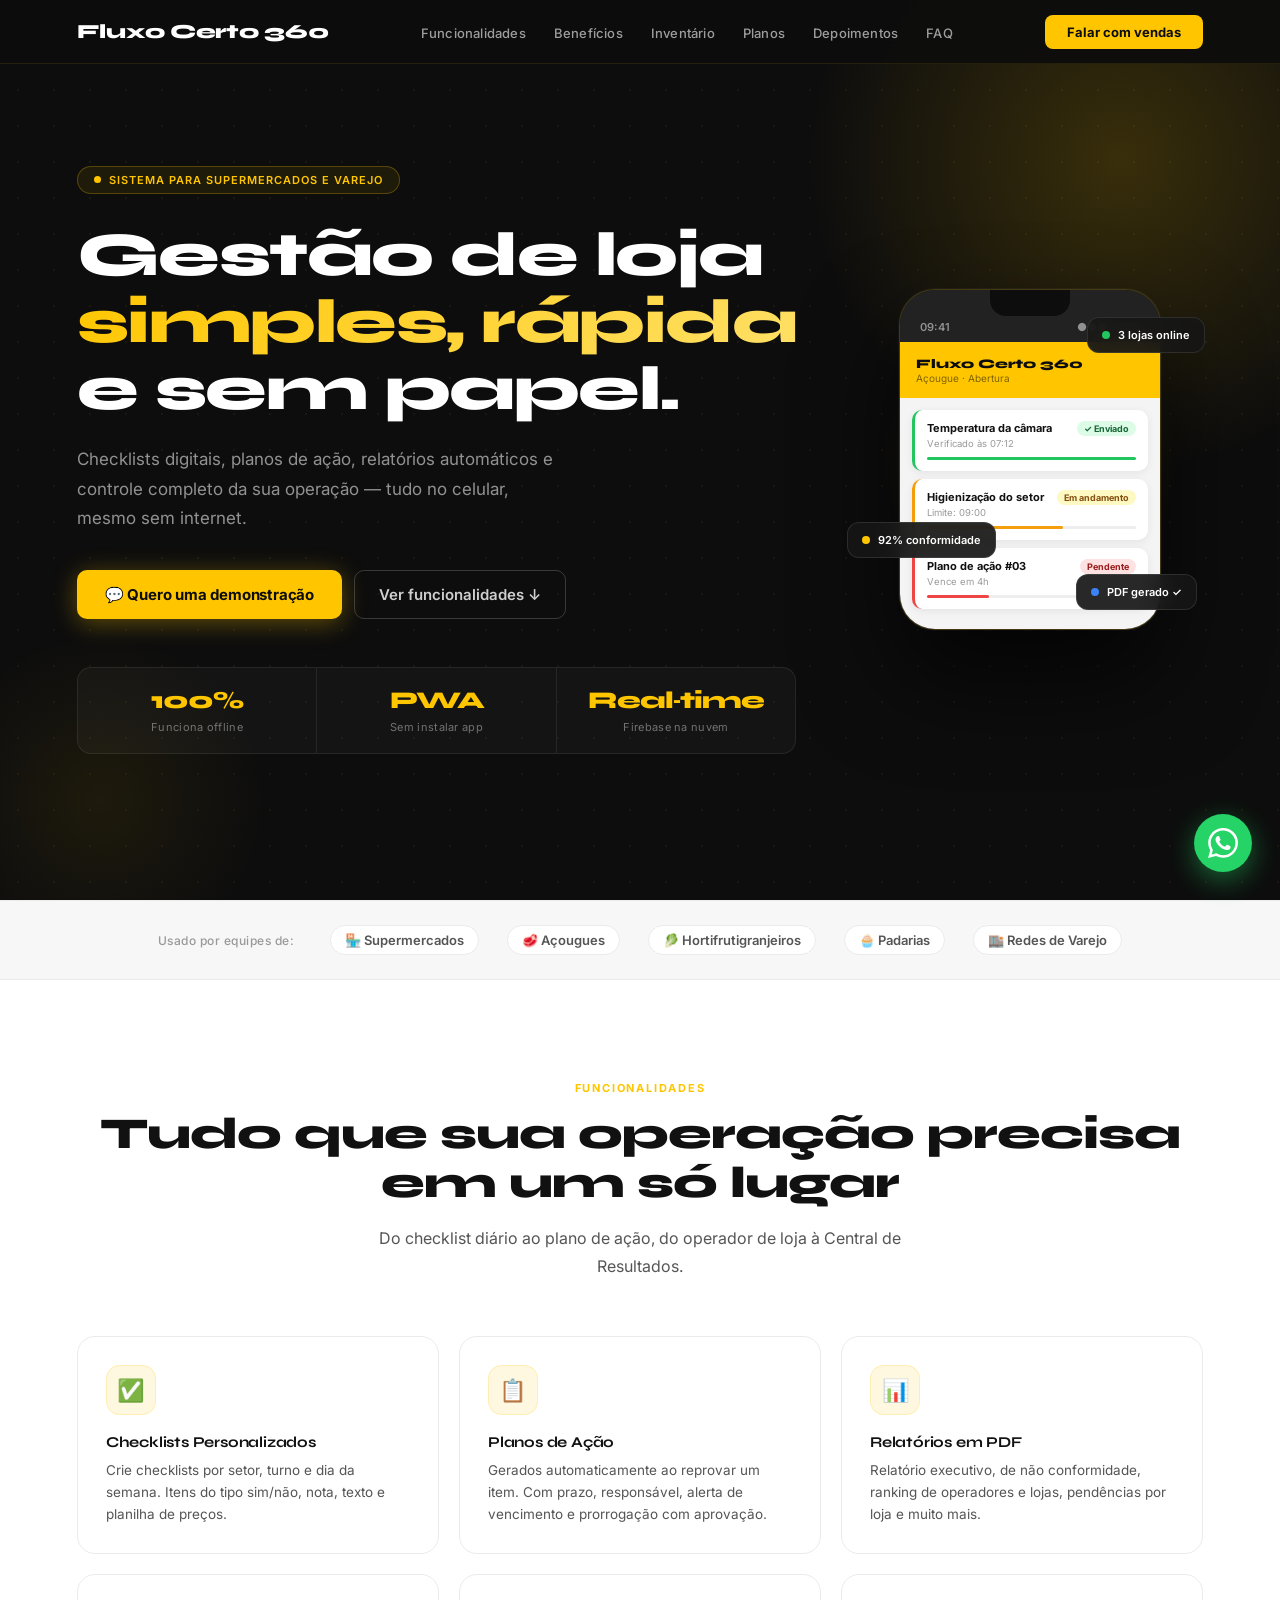
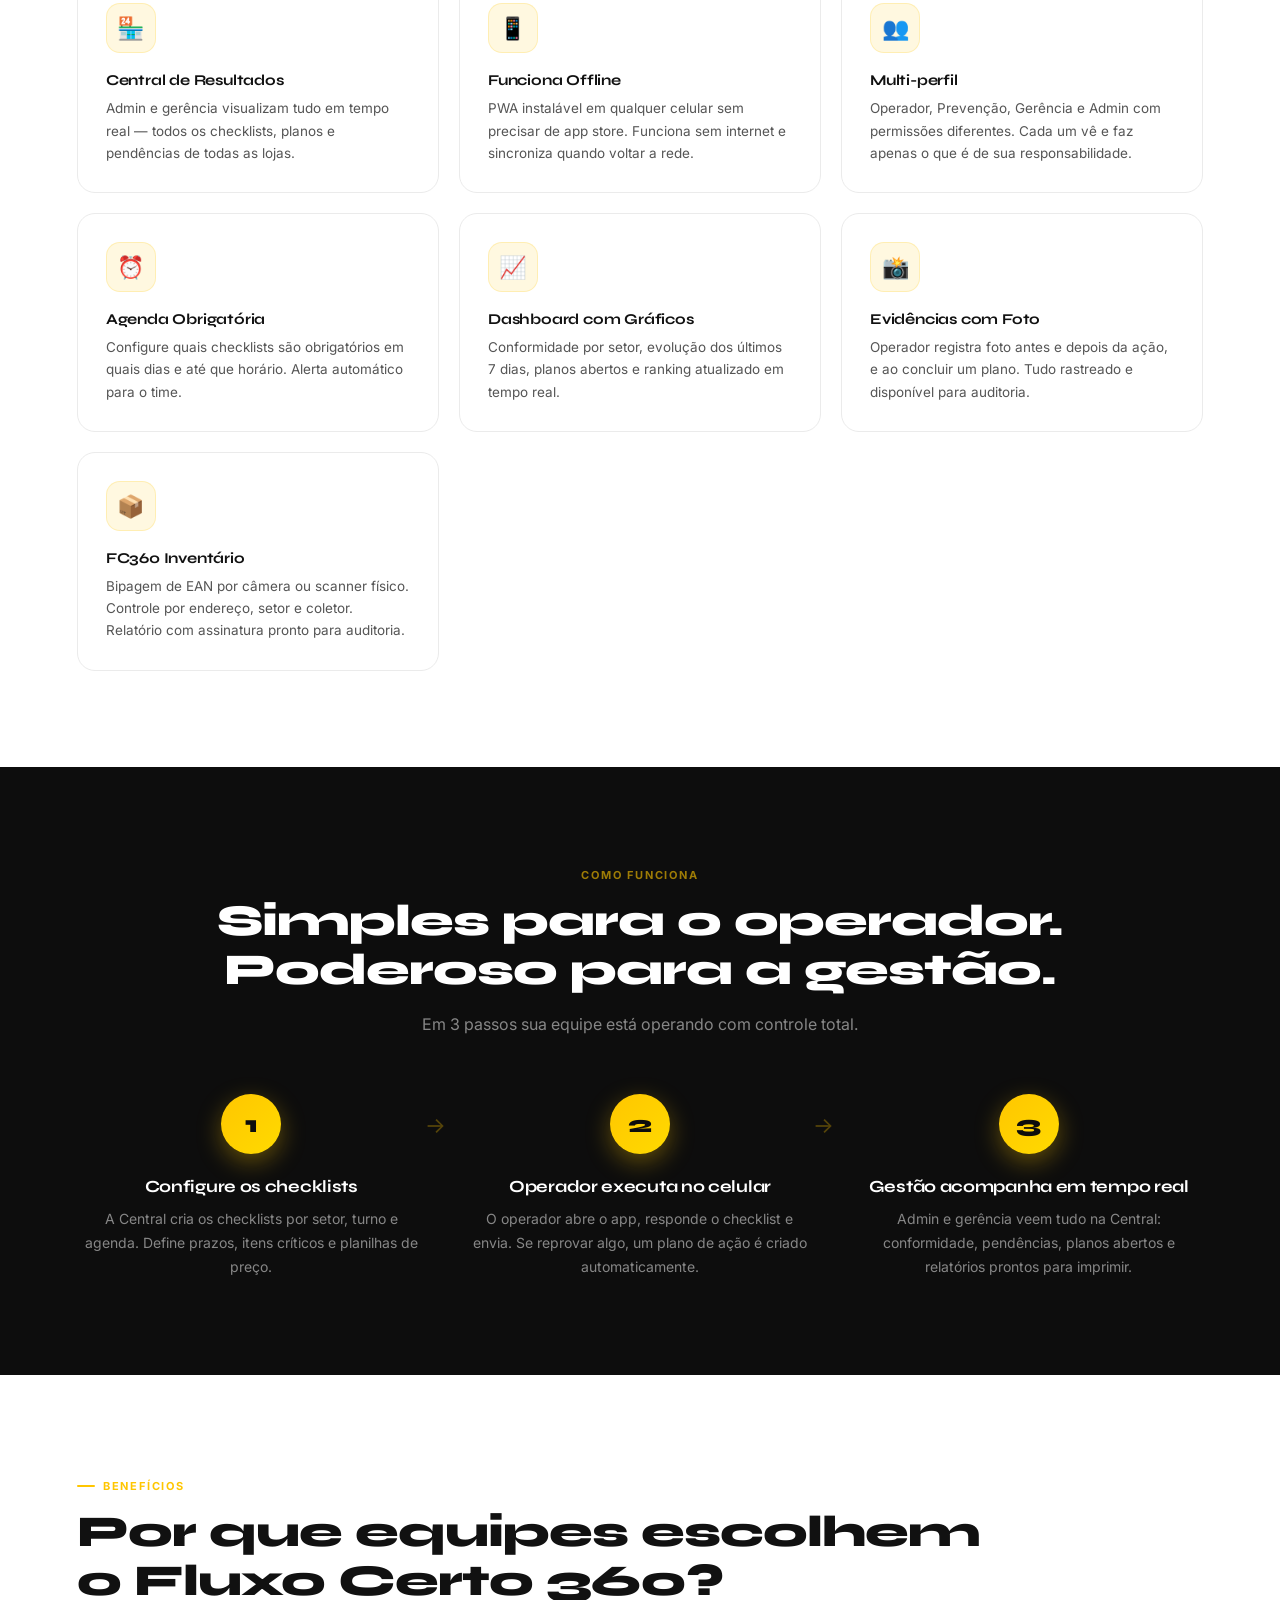
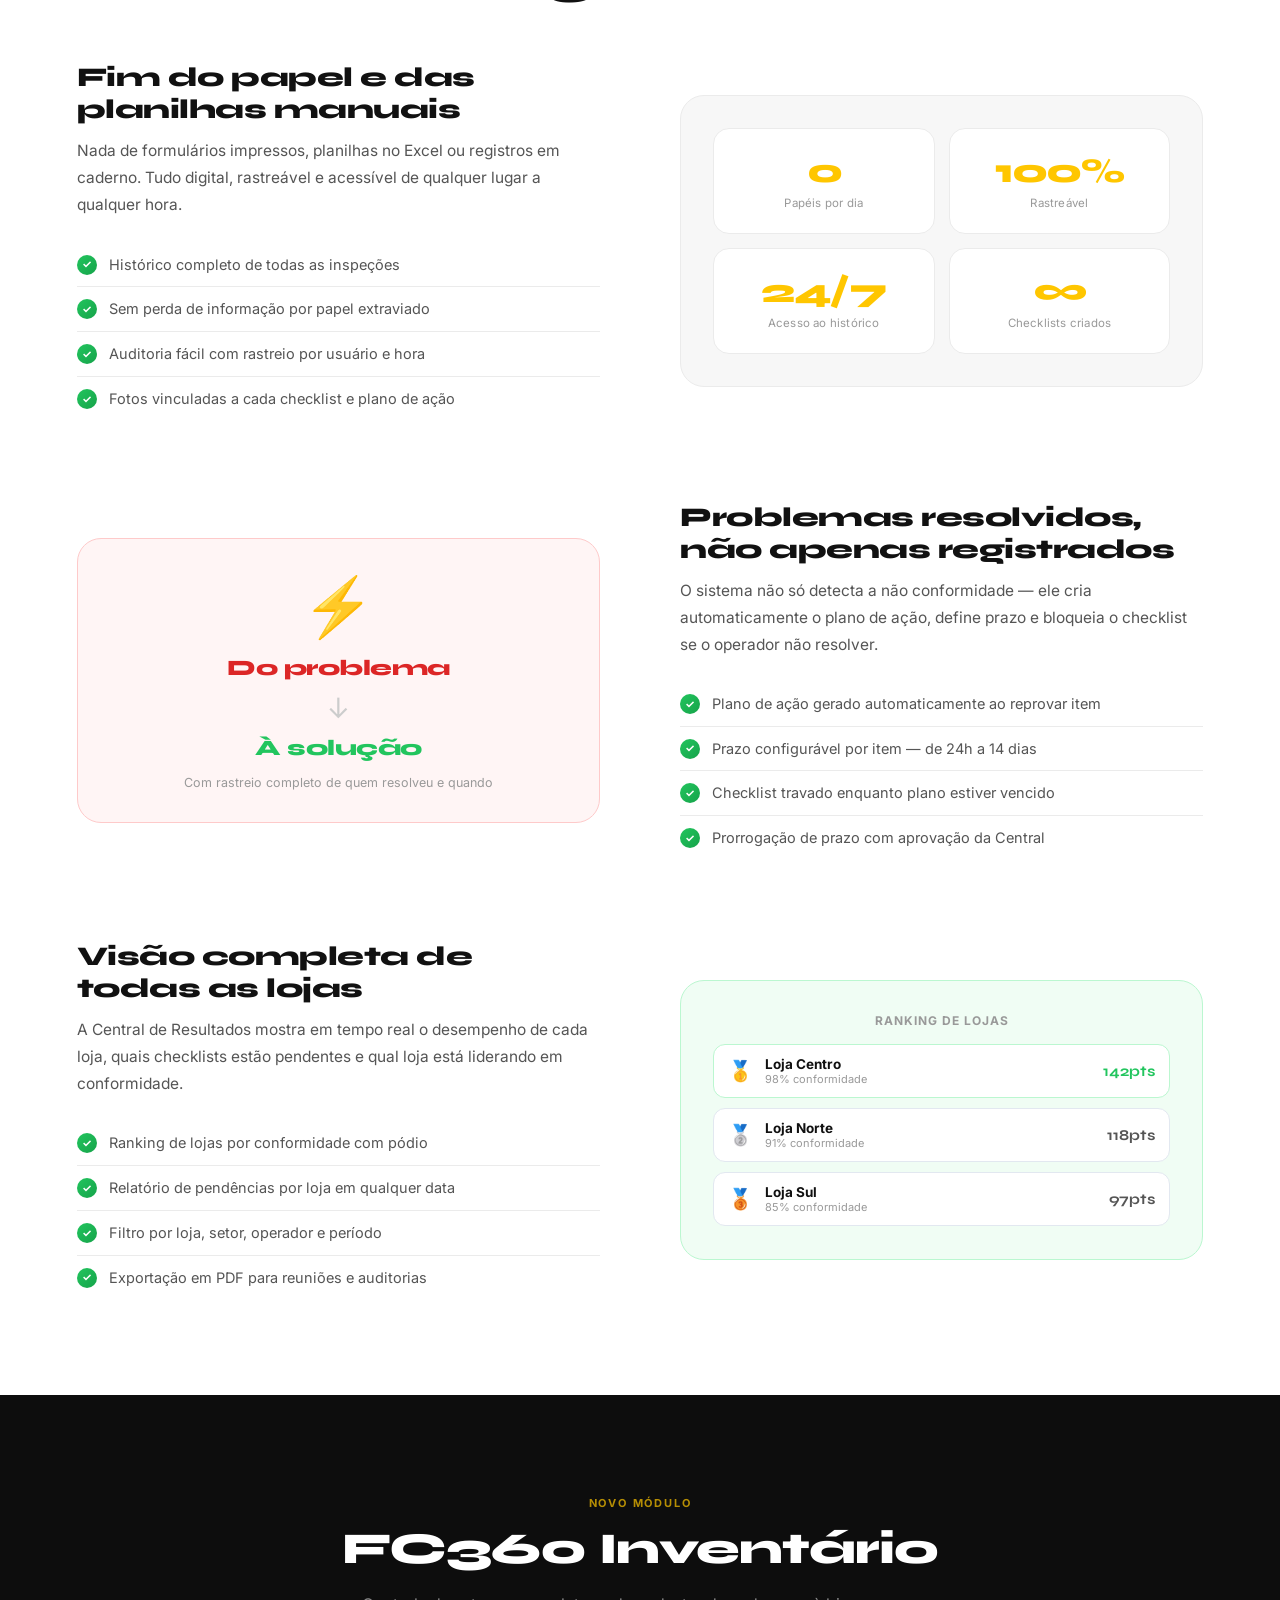
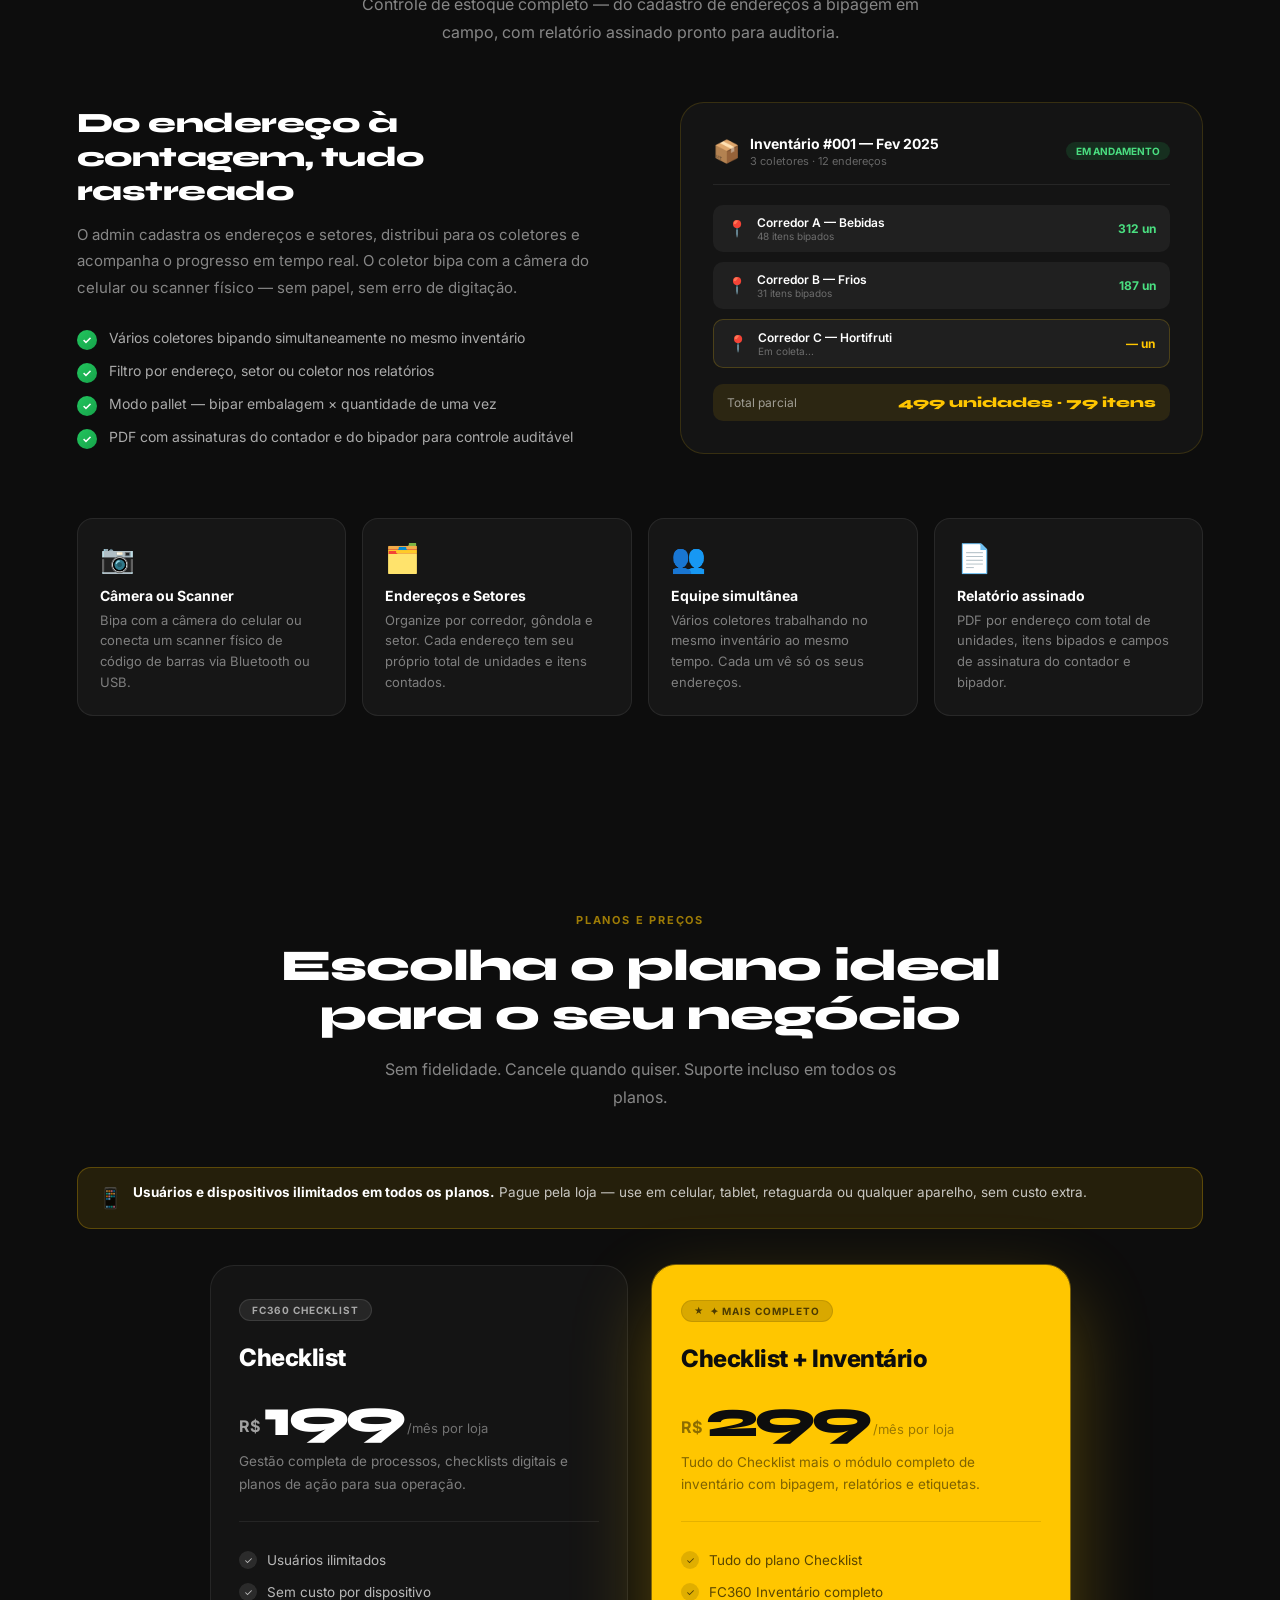
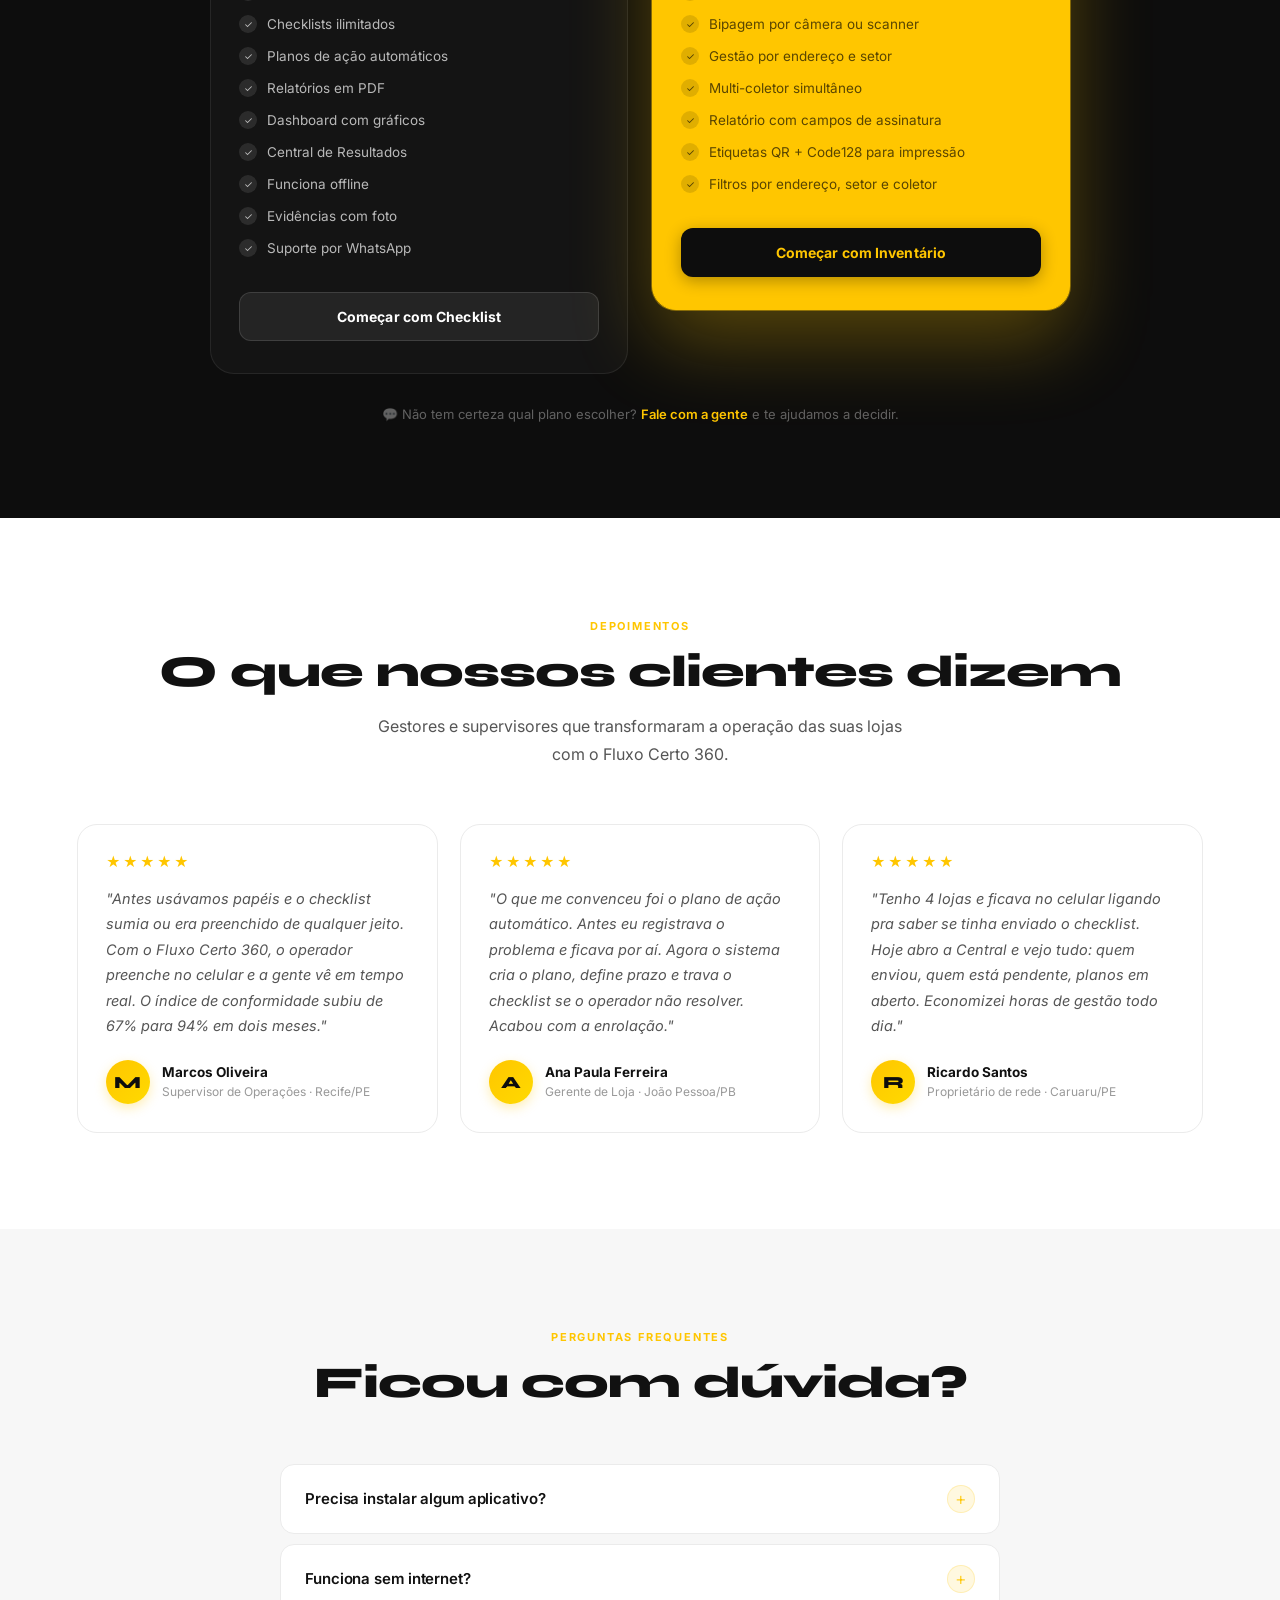
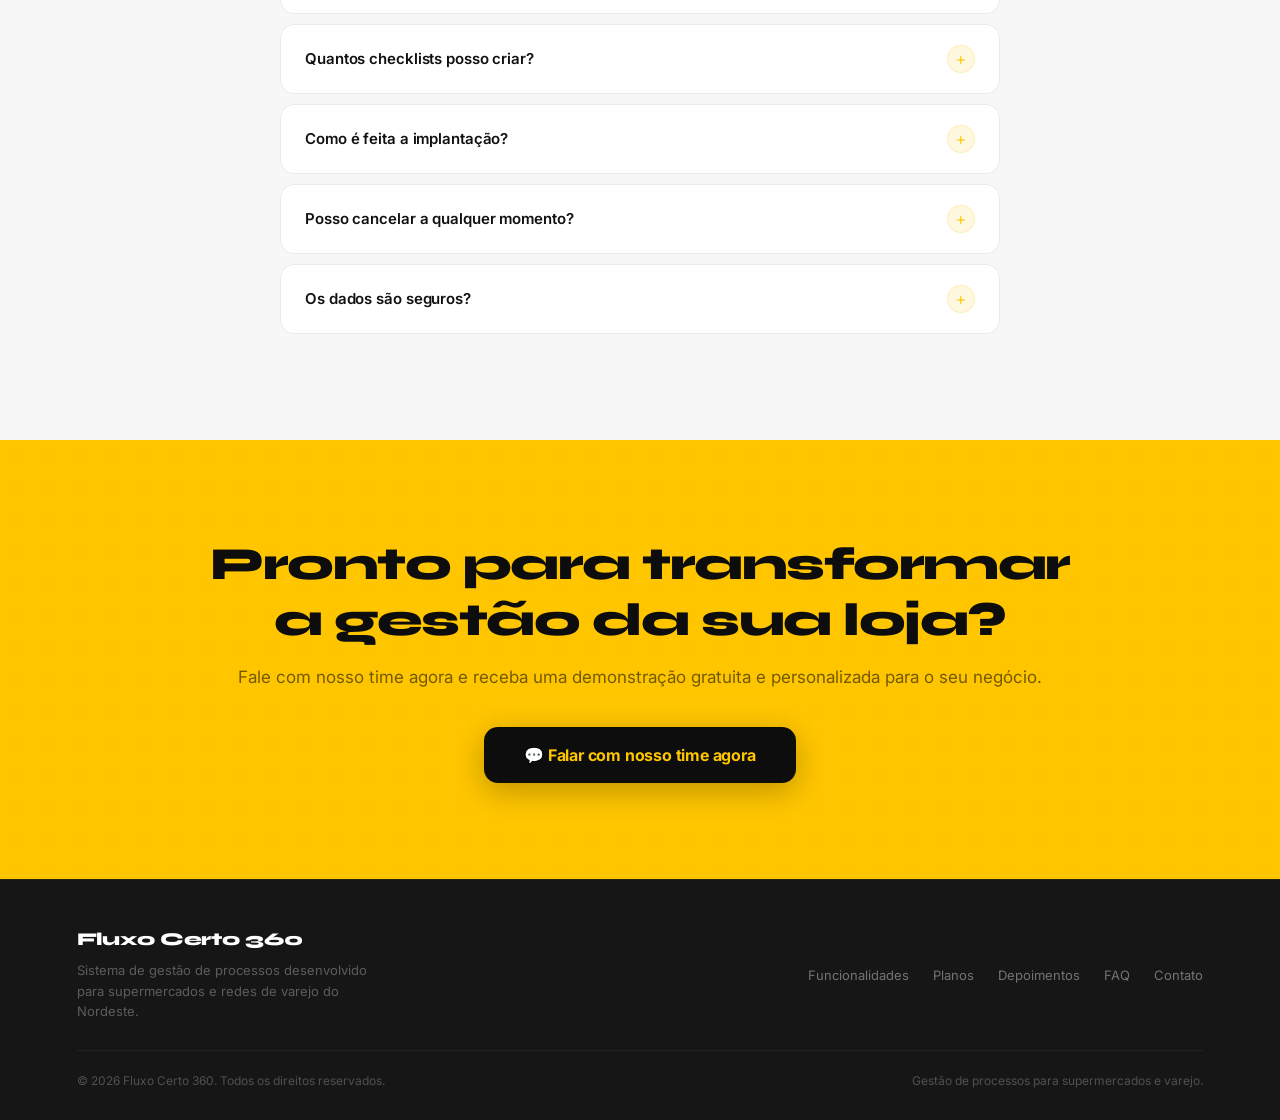
<file: landing/index.html>
<!DOCTYPE html>
<html lang="pt-BR">
<head>
  <meta charset="UTF-8"/>
  <meta name="viewport" content="width=device-width, initial-scale=1.0"/>
  <title>Fluxo Certo 360 — Gestão de Loja Inteligente</title>
  <meta name="description" content="Sistema completo de gestão de processos para supermercados e redes de varejo. Checklists, planos de ação, relatórios e muito mais."/>
  <link rel="preconnect" href="https://fonts.googleapis.com"/>
  <link rel="preconnect" href="https://fonts.gstatic.com" crossorigin/>
  <link href="https://fonts.googleapis.com/css2?family=Syne:wght@400;600;700;800&family=Inter:wght@300;400;500;600;700&display=swap" rel="stylesheet"/>
  <style>
    *, *::before, *::after { box-sizing: border-box; margin: 0; padding: 0; }

    :root {
      --y: #FFC600;
      --yd: #e6b000;
      --yl: rgba(255,198,0,.12);
      --dark: #0d0d0d;
      --dark2: #161616;
      --dark3: #222;
      --t: #111;
      --t2: #555;
      --t3: #999;
      --white: #ffffff;
      --gray: #f7f7f7;
      --gray2: #ebebeb;
      --g: #22c55e;
      --r: #ef4444;
    }

    html { scroll-behavior: smooth; }

    body {
      font-family: 'Inter', sans-serif;
      color: var(--t);
      background: var(--white);
      overflow-x: hidden;
    }

    h1, h2, h3, h4 { font-family: 'Syne', sans-serif; }

    /* ── UTILITÁRIOS ── */
    .gradient-text {
      background: linear-gradient(135deg, #fff 10%, var(--y) 100%);
      -webkit-background-clip: text;
      -webkit-text-fill-color: transparent;
      background-clip: text;
    }
    .max { max-width: 1200px; margin: 0 auto; }

    /* ── NAV ── */
    nav {
      position: fixed; top: 0; left: 0; right: 0; z-index: 100;
      background: rgba(13,13,13,.95);
      backdrop-filter: blur(16px);
      border-bottom: 1px solid rgba(255,198,0,.1);
      padding: 0 6%;
      display: flex; align-items: center; justify-content: space-between;
      height: 64px;
      transition: background .3s;
    }
    .nav-logo {
      font-family: 'Syne', sans-serif;
      font-size: 20px; font-weight: 800;
      color: var(--white);
      text-decoration: none;
      display: flex; align-items: center; gap: 10px;
      letter-spacing: -.3px;
    }
    .nav-logo span { color: var(--y); }
    .nav-logo-badge {
      background: var(--y); color: var(--dark) !important;
      font-size: 11px; font-weight: 700;
      padding: 3px 10px; border-radius: 20px;
      text-transform: uppercase; letter-spacing: .5px;
      display: inline-block; flex-shrink: 0; white-space: nowrap;
    }
    .nav-links { display: flex; gap: 28px; list-style: none; }
    .nav-links a {
      color: rgba(255,255,255,.6);
      text-decoration: none; font-size: 13px; font-weight: 500;
      transition: color .2s; letter-spacing: .2px;
    }
    .nav-links a:hover { color: var(--y); }
    .nav-cta {
      background: var(--y); color: var(--dark);
      padding: 9px 22px; border-radius: 8px;
      font-weight: 700; font-size: 13px;
      text-decoration: none;
      transition: background .2s, transform .15s, box-shadow .2s;
      box-shadow: 0 0 0 0 rgba(255,198,0,0);
    }
    .nav-cta:hover { background: var(--yd); transform: translateY(-1px); box-shadow: 0 4px 16px rgba(255,198,0,.35); }
    .nav-hamburger { display: none; flex-direction: column; gap: 5px; cursor: pointer; background: none; border: none; padding: 4px; }
    .nav-hamburger span { width: 24px; height: 2px; background: var(--white); border-radius: 2px; display: block; transition: .3s; }
    .nav-mobile { display: none; position: fixed; top: 64px; left: 0; right: 0; background: var(--dark2); padding: 24px 6%; flex-direction: column; gap: 20px; z-index: 99; border-bottom: 1px solid rgba(255,198,0,.1); }
    .nav-mobile.open { display: flex; }
    .nav-mobile a { color: rgba(255,255,255,.8); text-decoration: none; font-size: 16px; font-weight: 500; }
    .nav-mobile .nav-cta { text-align: center; }

    /* ── HERO ── */
    .hero {
      background: var(--dark);
      min-height: 100vh;
      display: flex; align-items: center;
      padding: 100px 6% 80px;
      position: relative; overflow: hidden;
    }
    /* Grid de pontos no fundo */
    .hero::before {
      content: '';
      position: absolute; inset: 0;
      background-image: radial-gradient(rgba(255,198,0,.06) 1px, transparent 1px);
      background-size: 36px 36px;
      pointer-events: none;
    }
    /* Glow amarelo top-right */
    .hero-glow1 {
      position: absolute; top: -180px; right: -180px;
      width: 680px; height: 680px; border-radius: 50%;
      background: radial-gradient(circle, rgba(255,198,0,.18) 0%, transparent 65%);
      pointer-events: none;
    }
    /* Glow sutil bottom-left */
    .hero-glow2 {
      position: absolute; bottom: -80px; left: -80px;
      width: 360px; height: 360px; border-radius: 50%;
      background: radial-gradient(circle, rgba(255,198,0,.07) 0%, transparent 65%);
      pointer-events: none;
    }
    .hero-inner {
      max-width: 1200px; margin: 0 auto; width: 100%;
      display: grid; grid-template-columns: 1fr 1fr; gap: 60px; align-items: center;
      position: relative; z-index: 1;
    }
    .hero-badge {
      display: inline-flex; align-items: center; gap: 8px;
      background: rgba(255,198,0,.08); border: 1px solid rgba(255,198,0,.25);
      color: var(--y); padding: 6px 16px; border-radius: 99px;
      font-size: 11px; font-weight: 600; letter-spacing: 1px;
      text-transform: uppercase; margin-bottom: 28px;
    }
    .hero-badge .pulse {
      width: 7px; height: 7px; background: var(--y); border-radius: 50%;
      animation: pulse 2s infinite; flex-shrink: 0;
    }
    @keyframes pulse {
      0%,100% { box-shadow: 0 0 0 0 rgba(255,198,0,.5); }
      50% { box-shadow: 0 0 0 6px rgba(255,198,0,0); }
    }
    .hero h1 {
      font-size: clamp(38px, 5vw, 62px);
      font-weight: 800; line-height: 1.08;
      color: var(--white); margin-bottom: 22px;
      letter-spacing: -1.5px;
    }
    .hero h1 .highlight {
      position: relative; white-space: nowrap;
    }
    .hero h1 .highlight em {
      font-style: normal;
      background: linear-gradient(135deg, #FFC600, #FFE066);
      -webkit-background-clip: text;
      -webkit-text-fill-color: transparent;
      background-clip: text;
    }
    .hero p {
      font-size: 17px; line-height: 1.75;
      color: rgba(255,255,255,.55); margin-bottom: 36px;
      font-weight: 400; max-width: 480px;
    }
    .hero-actions { display: flex; gap: 12px; flex-wrap: wrap; }
    .btn-primary {
      background: var(--y); color: var(--dark);
      padding: 15px 28px; border-radius: 10px;
      font-weight: 700; font-size: 15px;
      text-decoration: none; display: inline-flex; align-items: center; gap: 8px;
      transition: background .2s, transform .15s, box-shadow .2s;
      box-shadow: 0 4px 24px rgba(255,198,0,.35);
      letter-spacing: -.2px;
    }
    .btn-primary:hover { background: var(--yd); transform: translateY(-2px); box-shadow: 0 10px 36px rgba(255,198,0,.45); }
    .btn-outline {
      border: 1.5px solid rgba(255,255,255,.18); color: rgba(255,255,255,.8);
      padding: 14px 24px; border-radius: 10px;
      font-weight: 600; font-size: 15px;
      text-decoration: none; display: inline-flex; align-items: center; gap: 8px;
      transition: border-color .2s, color .2s, background .2s;
    }
    .btn-outline:hover { border-color: rgba(255,198,0,.5); color: var(--y); background: rgba(255,198,0,.05); }

    /* Stats hero */
    .hero-stats {
      display: flex; gap: 0; margin-top: 48px;
      border: 1px solid rgba(255,255,255,.08); border-radius: 14px;
      overflow: hidden; background: rgba(255,255,255,.03);
    }
    .hero-stat {
      flex: 1; padding: 18px 20px; text-align: center;
      border-right: 1px solid rgba(255,255,255,.08);
    }
    .hero-stat:last-child { border-right: none; }
    .hero-stat strong {
      font-size: 24px; font-weight: 800; color: var(--y);
      font-family: 'Syne', sans-serif; display: block;
      letter-spacing: -1px;
    }
    .hero-stat span { font-size: 11px; color: rgba(255,255,255,.4); letter-spacing: .3px; }

    /* Mockup */
    .hero-visual {
      display: flex; justify-content: center; align-items: center;
      position: relative;
    }
    .mockup-wrap {
      position: relative;
    }
    .mockup-glow {
      position: absolute; top: 50%; left: 50%;
      transform: translate(-50%,-50%);
      width: 320px; height: 320px; border-radius: 50%;
      background: radial-gradient(circle, rgba(255,198,0,.22) 0%, transparent 65%);
      pointer-events: none; z-index: 0;
    }
    .mockup-phone {
      width: 262px;
      background: var(--dark2);
      border: 1.5px solid rgba(255,198,0,.2);
      border-radius: 36px;
      overflow: hidden;
      box-shadow: 0 48px 96px rgba(0,0,0,.7), 0 0 0 1px rgba(255,255,255,.04);
      position: relative; z-index: 1;
      animation: float 4s ease-in-out infinite;
    }
    @keyframes float {
      0%,100% { transform: translateY(0); }
      50% { transform: translateY(-10px); }
    }
    .mockup-notch {
      position: absolute; top: 0; left: 50%; transform: translateX(-50%);
      width: 80px; height: 26px; background: var(--dark);
      border-radius: 0 0 16px 16px; z-index: 2;
    }
    .mockup-statusbar {
      background: var(--dark3); padding: 30px 20px 8px;
      display: flex; justify-content: space-between; align-items: center;
    }
    .mockup-statusbar span { font-size: 11px; color: rgba(255,255,255,.5); font-weight: 600; }
    .mockup-header {
      background: var(--y); padding: 14px 16px;
      display: flex; align-items: center; gap: 10px;
    }
    .mockup-header-title { font-family: 'Syne', sans-serif; font-size: 13px; font-weight: 800; color: var(--dark); }
    .mockup-header-sub { font-size: 10px; color: rgba(0,0,0,.5); }
    .mockup-body { padding: 12px; background: #f4f4f4; }
    .mockup-card {
      background: var(--white); border-radius: 10px;
      padding: 11px 12px; margin-bottom: 8px;
      border-left: 3px solid var(--g);
      box-shadow: 0 2px 8px rgba(0,0,0,.07);
    }
    .mockup-card.warn { border-color: #f59e0b; }
    .mockup-card.red { border-color: var(--r); }
    .mockup-card-title { font-size: 11px; font-weight: 700; color: var(--t); margin-bottom: 3px; }
    .mockup-card-sub { font-size: 9.5px; color: var(--t3); }
    .mockup-card-badge { float: right; font-size: 9px; font-weight: 700; padding: 2px 7px; border-radius: 8px; }
    .mockup-card-badge.ok { background: #dcfce7; color: #166534; }
    .mockup-card-badge.warn { background: #fef9c3; color: #854d0e; }
    .mockup-card-badge.red { background: #fee2e2; color: #991b1b; }
    .mockup-progress { height: 3px; background: #eee; border-radius: 2px; margin-top: 8px; }
    .mockup-progress-fill { height: 100%; border-radius: 2px; background: var(--g); }

    /* Badges flutuantes */
    .mockup-float {
      position: absolute;
      background: rgba(22,22,22,.92);
      border: 1px solid rgba(255,255,255,.1);
      backdrop-filter: blur(12px);
      border-radius: 12px;
      padding: 10px 14px;
      font-size: 11px; font-weight: 600; color: var(--white);
      display: flex; align-items: center; gap: 8px;
      z-index: 2; white-space: nowrap;
      animation: floatBadge 5s ease-in-out infinite;
    }
    .mockup-float.f1 { top: 28px; right: -44px; animation-delay: .5s; }
    .mockup-float.f2 { bottom: 72px; left: -52px; animation-delay: 1.5s; }
    .mockup-float.f3 { bottom: 20px; right: -36px; animation-delay: 2.5s; }
    @keyframes floatBadge {
      0%,100% { transform: translateY(0); }
      50% { transform: translateY(-6px); }
    }
    .mockup-float .dot { width: 8px; height: 8px; border-radius: 50%; flex-shrink: 0; }

    /* ── SEÇÕES GERAIS ── */
    section { padding: 96px 6%; }
    .section-label {
      display: inline-flex; align-items: center; gap: 8px;
      font-size: 11px; font-weight: 700; letter-spacing: 1.8px;
      text-transform: uppercase; color: var(--y);
      margin-bottom: 14px;
    }
    .section-label::before {
      content: '';
      width: 18px; height: 2px; background: var(--y); border-radius: 2px; display: block;
    }
    .section-title {
      font-size: clamp(28px, 4vw, 44px);
      font-weight: 800; line-height: 1.12;
      margin-bottom: 16px; letter-spacing: -1px;
    }
    .section-sub {
      font-size: 16px; color: var(--t2); line-height: 1.75;
      max-width: 560px; font-weight: 400;
    }
    .section-header { margin-bottom: 56px; }
    .section-header.center { text-align: center; }
    .section-header.center .section-sub { margin: 0 auto; }
    .section-header.center .section-label { justify-content: center; }
    .section-header.center .section-label::before { display: none; }

    /* ── SOCIAL PROOF BAR ── */
    .proof-bar {
      background: var(--gray); padding: 24px 6%;
      border-top: 1px solid var(--gray2); border-bottom: 1px solid var(--gray2);
    }
    .proof-inner {
      max-width: 1200px; margin: 0 auto;
      display: flex; align-items: center; gap: 36px; flex-wrap: wrap; justify-content: center;
    }
    .proof-label { font-size: 12px; color: var(--t3); font-weight: 500; white-space: nowrap; letter-spacing: .5px; }
    .proof-items { display: flex; gap: 28px; flex-wrap: wrap; justify-content: center; }
    .proof-item {
      font-size: 13px; font-weight: 600; color: var(--t2);
      display: flex; align-items: center; gap: 6px;
      padding: 6px 14px; background: var(--white); border-radius: 99px;
      border: 1px solid var(--gray2);
    }

    /* ── FUNCIONALIDADES ── */
    .features-grid {
      display: grid; grid-template-columns: repeat(auto-fit, minmax(280px, 1fr));
      gap: 20px;
    }
    .feature-card {
      background: var(--white); border: 1.5px solid var(--gray2);
      border-radius: 18px; padding: 28px;
      transition: border-color .25s, transform .25s, box-shadow .25s;
      position: relative; overflow: hidden;
    }
    .feature-card::after {
      content: '';
      position: absolute; inset: 0;
      background: linear-gradient(135deg, rgba(255,198,0,.04) 0%, transparent 60%);
      opacity: 0; transition: opacity .3s;
      border-radius: 18px;
    }
    .feature-card:hover { border-color: rgba(255,198,0,.4); transform: translateY(-5px); box-shadow: 0 16px 48px rgba(0,0,0,.08); }
    .feature-card:hover::after { opacity: 1; }
    .feature-icon {
      width: 50px; height: 50px; border-radius: 14px;
      background: var(--yl); display: flex; align-items: center; justify-content: center;
      font-size: 22px; margin-bottom: 18px;
      border: 1px solid rgba(255,198,0,.2);
    }
    .feature-card h3 { font-size: 15px; font-weight: 700; margin-bottom: 8px; letter-spacing: -.2px; }
    .feature-card p { font-size: 13.5px; color: var(--t2); line-height: 1.65; }

    /* Stagger animations for features */
    .features-grid .feature-card:nth-child(1) { --delay: 0s; }
    .features-grid .feature-card:nth-child(2) { --delay: .07s; }
    .features-grid .feature-card:nth-child(3) { --delay: .14s; }
    .features-grid .feature-card:nth-child(4) { --delay: .21s; }
    .features-grid .feature-card:nth-child(5) { --delay: .28s; }
    .features-grid .feature-card:nth-child(6) { --delay: .35s; }
    .features-grid .feature-card:nth-child(7) { --delay: .42s; }
    .features-grid .feature-card:nth-child(8) { --delay: .49s; }
    .features-grid .feature-card:nth-child(9) { --delay: .56s; }
    .features-grid .feature-card:nth-child(10) { --delay: .63s; }

    /* ── COMO FUNCIONA ── */
    .how-section { background: var(--dark); }
    .how-section .section-title { color: var(--white); }
    .how-section .section-sub { color: rgba(255,255,255,.5); }
    .how-steps {
      display: grid; grid-template-columns: repeat(auto-fit, minmax(240px, 1fr));
      gap: 40px;
    }
    .how-step { text-align: center; position: relative; }
    .how-step-num {
      width: 60px; height: 60px; border-radius: 50%;
      background: linear-gradient(135deg, var(--y) 0%, #ffda00 100%);
      color: var(--dark);
      font-family: 'Syne', sans-serif; font-weight: 800; font-size: 24px;
      display: flex; align-items: center; justify-content: center;
      margin: 0 auto 22px;
      box-shadow: 0 8px 24px rgba(255,198,0,.35);
    }
    .how-step h3 { font-size: 17px; font-weight: 700; color: var(--white); margin-bottom: 10px; letter-spacing: -.3px; }
    .how-step p { font-size: 14px; color: rgba(255,255,255,.5); line-height: 1.7; }

    /* Linha conectora entre steps */
    .how-steps .how-step:not(:last-child)::after {
      content: '→';
      position: absolute; top: 18px; right: -20px;
      color: rgba(255,198,0,.3); font-size: 22px;
    }
    @media (max-width: 900px) {
      .how-steps .how-step::after { display: none; }
    }

    /* ── BENEFÍCIOS ── */
    .benefits-row {
      display: grid; grid-template-columns: 1fr 1fr; gap: 80px; align-items: center;
      margin-bottom: 80px;
    }
    .benefits-row:last-child { margin-bottom: 0; }
    .benefits-row.reverse .benefits-text { order: 2; }
    .benefits-row.reverse .benefits-visual { order: 1; }
    .benefit-list { list-style: none; margin-top: 24px; }
    .benefit-list li {
      display: flex; align-items: flex-start; gap: 12px;
      padding: 11px 0; border-bottom: 1px solid var(--gray2);
      font-size: 14.5px; color: var(--t2); line-height: 1.5;
    }
    .benefit-list li:last-child { border: none; }
    .benefit-check {
      width: 20px; height: 20px; border-radius: 50%;
      background: linear-gradient(135deg, #22c55e, #16a34a);
      display: flex; align-items: center; justify-content: center;
      flex-shrink: 0; margin-top: 1px;
      font-size: 11px; color: white; font-weight: 700;
    }
    .benefits-visual {
      background: var(--gray); border-radius: 24px;
      padding: 32px; min-height: 280px;
      display: flex; align-items: center; justify-content: center;
      border: 1.5px solid var(--gray2);
    }
    .stat-grid { display: grid; grid-template-columns: 1fr 1fr; gap: 14px; width: 100%; }
    .stat-box {
      background: var(--white); border-radius: 16px;
      padding: 22px 18px; text-align: center;
      border: 1.5px solid var(--gray2);
      transition: transform .2s, box-shadow .2s;
    }
    .stat-box:hover { transform: translateY(-3px); box-shadow: 0 8px 24px rgba(0,0,0,.07); }
    .stat-box strong {
      font-family: 'Syne', sans-serif; font-size: 34px; font-weight: 800;
      display: block; color: var(--y); letter-spacing: -1.5px;
    }
    .stat-box span { font-size: 11.5px; color: var(--t3); letter-spacing: .2px; }

    /* ── PLANOS ── */
    .plans-section { background: var(--dark); }
    .plans-section .section-title { color: var(--white); }
    .plans-section .section-sub { color: rgba(255,255,255,.5); }
    .plans-grid {
      display: grid; grid-template-columns: repeat(2, 1fr);
      gap: 24px; align-items: start;
      max-width: 860px; margin: 0 auto;
    }

    /* Card base */
    .plan-card {
      background: rgba(255,255,255,.03);
      border: 1px solid rgba(255,255,255,.08);
      border-radius: 24px; padding: 32px 28px;
      transition: transform .25s, box-shadow .25s, border-color .25s;
      position: relative; overflow: hidden;
    }
    .plan-card:hover { transform: translateY(-6px); box-shadow: 0 24px 60px rgba(0,0,0,.4); border-color: rgba(255,198,0,.2); }

    /* Card featured */
    .plan-card.featured {
      background: var(--y);
      border-color: var(--y);
      transform: scale(1.04) translateY(-8px);
      box-shadow: 0 32px 80px rgba(255,198,0,.3), 0 0 0 1px rgba(255,198,0,.4);
    }
    .plan-card.featured:hover { transform: scale(1.04) translateY(-14px); box-shadow: 0 40px 100px rgba(255,198,0,.4); }

    /* Shimmer no card featured */
    .plan-card.featured::after {
      content: '';
      position: absolute; top: 0; left: -100%;
      width: 60%; height: 100%;
      background: linear-gradient(105deg, transparent, rgba(255,255,255,.18), transparent);
      animation: shimmer 3.5s infinite;
      pointer-events: none;
    }
    @keyframes shimmer {
      0% { left: -100%; }
      100% { left: 160%; }
    }

    .plan-badge {
      display: inline-flex; align-items: center; gap: 6px;
      font-size: 10px; font-weight: 700;
      padding: 4px 12px; border-radius: 99px;
      background: rgba(255,255,255,.08); color: rgba(255,255,255,.6);
      text-transform: uppercase; letter-spacing: 1px; margin-bottom: 22px;
      border: 1px solid rgba(255,255,255,.1);
    }
    .plan-badge.hot {
      background: rgba(0,0,0,.15); color: rgba(0,0,0,.65);
      border-color: rgba(0,0,0,.1);
    }
    .plan-badge.hot::before { content: '★'; font-size: 9px; }

    .plan-name { font-size: 24px; font-weight: 800; color: var(--white); margin-bottom: 10px; letter-spacing: -.5px; }
    .plan-card.featured .plan-name { color: var(--dark); }

    .plan-price { margin: 20px 0 6px; display: flex; align-items: flex-end; gap: 4px; }
    .plan-price .currency { font-size: 16px; font-weight: 700; color: rgba(255,255,255,.6); padding-bottom: 8px; }
    .plan-price strong { font-family: 'Syne', sans-serif; font-size: 52px; font-weight: 800; color: var(--white); line-height: 1; letter-spacing: -3px; }
    .plan-price .period { font-size: 13px; color: rgba(255,255,255,.4); padding-bottom: 8px; }
    .plan-card.featured .plan-price .currency { color: rgba(0,0,0,.45); }
    .plan-card.featured .plan-price strong { color: var(--dark); }
    .plan-card.featured .plan-price .period { color: rgba(0,0,0,.4); }

    .plan-desc { font-size: 13.5px; color: rgba(255,255,255,.45); margin-bottom: 26px; line-height: 1.65; }
    .plan-card.featured .plan-desc { color: rgba(0,0,0,.5); }

    .plan-divider { height: 1px; background: rgba(255,255,255,.07); margin-bottom: 22px; }
    .plan-card.featured .plan-divider { background: rgba(0,0,0,.1); }

    .plan-features { list-style: none; margin-bottom: 28px; }
    .plan-features li {
      display: flex; align-items: center; gap: 10px;
      font-size: 13.5px; color: rgba(255,255,255,.7);
      padding: 7px 0;
    }
    .plan-card.featured .plan-features li { color: rgba(0,0,0,.65); }
    .plan-features li .check {
      width: 18px; height: 18px; border-radius: 50%;
      background: rgba(255,255,255,.1);
      display: flex; align-items: center; justify-content: center;
      font-size: 10px; flex-shrink: 0;
    }
    .plan-card.featured .plan-features li .check { background: rgba(0,0,0,.12); }

    .plan-cta {
      display: block; text-align: center; text-decoration: none;
      padding: 15px; border-radius: 12px;
      font-weight: 700; font-size: 14px;
      background: rgba(255,255,255,.07); color: var(--white);
      border: 1px solid rgba(255,255,255,.12);
      transition: background .2s, transform .15s;
      letter-spacing: .1px;
    }
    .plan-cta:hover { background: rgba(255,255,255,.14); transform: translateY(-1px); }
    .plan-card.featured .plan-cta {
      background: var(--dark); color: var(--y);
      border-color: transparent;
      box-shadow: 0 4px 16px rgba(0,0,0,.3);
    }
    .plan-card.featured .plan-cta:hover { background: #1a1a1a; }
    .plans-note { text-align: center; margin-top: 32px; font-size: 13px; color: rgba(255,255,255,.35); }
    .plans-highlight {
      display: flex; align-items: flex-start; gap: 10px;
      background: rgba(255,198,0,.1); border: 1px solid rgba(255,198,0,.25);
      border-radius: 14px; padding: 14px 20px;
      margin-bottom: 36px; font-size: 13.5px; color: rgba(255,255,255,.75);
      line-height: 1.55;
    }
    .plans-highlight strong { color: #fff; }
    .plans-highlight span:first-child { font-size: 20px; flex-shrink: 0; margin-top: 1px; }

    /* ── DEPOIMENTOS ── */
    .testimonials-grid {
      display: grid; grid-template-columns: repeat(auto-fit, minmax(300px, 1fr));
      gap: 22px;
    }
    .testimonial-card {
      background: var(--white); border: 1.5px solid var(--gray2);
      border-radius: 20px; padding: 28px;
      transition: transform .25s, box-shadow .25s, border-color .25s;
    }
    .testimonial-card:hover { transform: translateY(-4px); box-shadow: 0 16px 48px rgba(0,0,0,.07); border-color: rgba(255,198,0,.35); }
    .testimonial-stars { color: var(--y); font-size: 14px; margin-bottom: 16px; letter-spacing: 2px; }
    .testimonial-text { font-size: 14.5px; line-height: 1.75; color: var(--t2); margin-bottom: 22px; font-style: italic; }
    .testimonial-author { display: flex; align-items: center; gap: 12px; }
    .testimonial-avatar {
      width: 44px; height: 44px; border-radius: 50%;
      background: linear-gradient(135deg, var(--y), #ffda00);
      display: flex; align-items: center; justify-content: center;
      font-family: 'Syne', sans-serif; font-weight: 800; font-size: 17px; color: var(--dark);
      flex-shrink: 0; box-shadow: 0 4px 12px rgba(255,198,0,.3);
    }
    .testimonial-author strong { font-size: 13.5px; font-weight: 700; display: block; }
    .testimonial-author span { font-size: 12px; color: var(--t3); }

    /* ── FAQ ── */
    .faq-section { background: var(--gray); }
    .faq-list { max-width: 720px; margin: 0 auto; }
    .faq-item {
      background: var(--white); border-radius: 14px;
      margin-bottom: 10px; overflow: hidden;
      border: 1.5px solid var(--gray2);
      transition: border-color .2s;
    }
    .faq-item:hover { border-color: rgba(255,198,0,.3); }
    .faq-item.open { border-color: rgba(255,198,0,.4); }
    .faq-q {
      padding: 20px 24px; cursor: pointer;
      display: flex; align-items: center; justify-content: space-between;
      font-weight: 600; font-size: 15px; letter-spacing: -.1px;
      user-select: none; gap: 16px;
    }
    .faq-icon {
      width: 28px; height: 28px; border-radius: 50%;
      background: var(--yl); border: 1px solid rgba(255,198,0,.2);
      display: flex; align-items: center; justify-content: center;
      color: var(--y); font-size: 18px; font-weight: 300;
      transition: transform .3s, background .2s; flex-shrink: 0;
    }
    .faq-a { font-size: 14px; color: var(--t2); line-height: 1.75; max-height: 0; overflow: hidden; transition: max-height .38s ease, padding .3s; }
    .faq-item.open .faq-a { max-height: 320px; padding: 0 24px 22px; }
    .faq-item.open .faq-icon { transform: rotate(45deg); background: var(--y); color: var(--dark); }

    /* ── CTA FINAL ── */
    .cta-section {
      background: var(--y);
      padding: 96px 6%;
      position: relative; overflow: hidden;
    }
    .cta-section::before {
      content: '';
      position: absolute; inset: 0;
      background-image: radial-gradient(rgba(0,0,0,.04) 1px, transparent 1px);
      background-size: 32px 32px;
    }
    .cta-inner { text-align: center; position: relative; z-index: 1; }
    .cta-section h2 { font-size: clamp(28px, 4vw, 46px); font-weight: 800; color: var(--dark); margin-bottom: 16px; letter-spacing: -1.5px; }
    .cta-section p { font-size: 17px; color: rgba(0,0,0,.55); margin-bottom: 36px; line-height: 1.6; }
    .btn-dark {
      background: var(--dark); color: var(--y);
      padding: 18px 40px; border-radius: 14px;
      font-weight: 700; font-size: 16px; text-decoration: none;
      display: inline-flex; align-items: center; gap: 10px;
      transition: background .2s, transform .15s, box-shadow .2s;
      box-shadow: 0 8px 32px rgba(0,0,0,.25);
      letter-spacing: -.2px;
    }
    .btn-dark:hover { background: #1a1a1a; transform: translateY(-2px); box-shadow: 0 14px 40px rgba(0,0,0,.35); }

    /* ── FOOTER ── */
    footer {
      background: var(--dark2); padding: 48px 6% 32px;
      border-top: 1px solid rgba(255,198,0,.08);
    }
    .footer-inner {
      max-width: 1200px; margin: 0 auto;
      display: flex; justify-content: space-between; align-items: center;
      flex-wrap: wrap; gap: 20px;
    }
    .footer-logo { font-family: 'Syne', sans-serif; font-size: 18px; font-weight: 800; color: var(--white); letter-spacing: -.3px; }
    .footer-logo span { color: var(--y); }
    .footer-links { display: flex; gap: 24px; flex-wrap: wrap; }
    .footer-links a { color: rgba(255,255,255,.4); text-decoration: none; font-size: 13px; transition: color .2s; }
    .footer-links a:hover { color: var(--y); }
    .footer-bottom {
      max-width: 1200px; margin: 28px auto 0;
      padding-top: 22px; border-top: 1px solid rgba(255,255,255,.05);
      display: flex; justify-content: space-between; align-items: center; flex-wrap: wrap; gap: 12px;
    }
    .footer-bottom p { font-size: 12px; color: rgba(255,255,255,.25); }

    /* ── WHATSAPP FLOAT ── */
    .wa-float {
      position: fixed; bottom: 28px; right: 28px; z-index: 200;
      width: 58px; height: 58px; border-radius: 50%;
      background: #25D366;
      display: flex; align-items: center; justify-content: center;
      box-shadow: 0 8px 28px rgba(37,211,102,.45);
      text-decoration: none;
      transition: transform .2s, box-shadow .2s;
    }
    .wa-float:hover { transform: scale(1.12); box-shadow: 0 14px 36px rgba(37,211,102,.55); }
    .wa-float svg { width: 30px; height: 30px; fill: white; }

    /* ── ANIMAÇÕES ── */
    .fade-up {
      opacity: 0;
      transform: translateY(28px);
      transition: opacity .65s ease, transform .65s ease;
      transition-delay: var(--delay, 0s);
    }
    .fade-up.visible { opacity: 1; transform: translateY(0); }

    .fade-left {
      opacity: 0;
      transform: translateX(-32px);
      transition: opacity .65s ease, transform .65s ease;
    }
    .fade-left.visible { opacity: 1; transform: translateX(0); }

    .fade-right {
      opacity: 0;
      transform: translateX(32px);
      transition: opacity .65s ease, transform .65s ease;
    }
    .fade-right.visible { opacity: 1; transform: translateX(0); }

    /* ── RESPONSIVE ── */
    @media (max-width: 1024px) {
      .plans-grid { grid-template-columns: 1fr; max-width: 420px; margin: 0 auto; }
      .plan-card.featured { transform: none; }
      .plan-card.featured:hover { transform: translateY(-6px); }
    }
    @media (max-width: 900px) {
      .hero-inner { grid-template-columns: 1fr; gap: 48px; }
      .hero-visual { display: none; }
      .benefits-row { grid-template-columns: 1fr; gap: 40px; }
      .benefits-row.reverse .benefits-text { order: 1; }
      .benefits-row.reverse .benefits-visual { order: 2; }
      .nav-links { display: none; }
      .nav-cta { display: none; }
      .nav-hamburger { display: flex; }
    }
    @media (max-width: 600px) {
      section { padding: 64px 5%; }
      .hero { padding: 90px 5% 64px; }
      .hero h1 { font-size: clamp(26px, 7.5vw, 38px); letter-spacing: -.5px; }
      .hero h1 .highlight { white-space: normal; }
      .hero p { font-size: 15px; }
      .hero-stats { flex-direction: column; }
      .hero-stat { border-right: none; border-bottom: 1px solid rgba(255,255,255,.08); }
      .hero-stat:last-child { border-bottom: none; }
      .hero-actions { flex-direction: column; }
      .hero-actions a { text-align: center; justify-content: center; }
      .nav-logo { font-size: 17px; }
      .plans-highlight { font-size: 12.5px; }
    }
  </style>
</head>
<body>

<!-- NAV -->
<nav>
  <a class="nav-logo" href="#">
    Fluxo Certo 360
  </a>
  <ul class="nav-links">
    <li><a href="#funcionalidades">Funcionalidades</a></li>
    <li><a href="#beneficios">Benefícios</a></li>
    <li><a href="#inventario">Inventário</a></li>
    <li><a href="#planos">Planos</a></li>
    <li><a href="#depoimentos">Depoimentos</a></li>
    <li><a href="#faq">FAQ</a></li>
  </ul>
  <a class="nav-cta" href="https://wa.me/5581991665457?text=Ol%C3%A1%2C%20quero%20conhecer%20o%20Fluxo%20Certo%20360!" target="_blank">Falar com vendas</a>
  <button class="nav-hamburger" onclick="toggleMenu()" aria-label="Menu">
    <span></span><span></span><span></span>
  </button>
</nav>
<div class="nav-mobile" id="nav-mobile">
  <a href="#funcionalidades" onclick="toggleMenu()">Funcionalidades</a>
  <a href="#beneficios" onclick="toggleMenu()">Benefícios</a>
  <a href="#inventario" onclick="toggleMenu()">Inventário</a>
  <a href="#planos" onclick="toggleMenu()">Planos</a>
  <a href="#depoimentos" onclick="toggleMenu()">Depoimentos</a>
  <a href="#faq" onclick="toggleMenu()">FAQ</a>
  <a class="nav-cta" href="https://wa.me/5581991665457?text=Ol%C3%A1%2C%20quero%20conhecer%20o%20Fluxo%20Certo%20360!" target="_blank">Falar com vendas →</a>
</div>

<!-- HERO -->
<section class="hero">
  <div class="hero-glow1"></div>
  <div class="hero-glow2"></div>
  <div class="hero-inner">
    <div class="hero-content">
      <div class="hero-badge">
        <span class="pulse"></span>
        Sistema para supermercados e varejo
      </div>
      <h1>Gestão de loja <span class="highlight"><em>simples, rápida</em></span><br/>e sem papel.</h1>
      <p>Checklists digitais, planos de ação, relatórios automáticos e controle completo da sua operação — tudo no celular, mesmo sem internet.</p>
      <div class="hero-actions">
        <a class="btn-primary" href="https://wa.me/5581991665457?text=Ol%C3%A1%2C%20quero%20uma%20demonstra%C3%A7%C3%A3o%20do%20Fluxo%20Certo%20360!" target="_blank">
          💬 Quero uma demonstração
        </a>
        <a class="btn-outline" href="#funcionalidades">Ver funcionalidades ↓</a>
      </div>
      <div class="hero-stats">
        <div class="hero-stat">
          <strong>100%</strong>
          <span>Funciona offline</span>
        </div>
        <div class="hero-stat">
          <strong>PWA</strong>
          <span>Sem instalar app</span>
        </div>
        <div class="hero-stat">
          <strong>Real‑time</strong>
          <span>Firebase na nuvem</span>
        </div>
      </div>
    </div>
    <div class="hero-visual">
      <div class="mockup-wrap">
        <div class="mockup-glow"></div>
        <div class="mockup-phone">
          <div class="mockup-notch"></div>
          <div class="mockup-statusbar">
            <span>09:41</span>
            <span>●●● 100%</span>
          </div>
          <div class="mockup-header">
            <div>
              <div class="mockup-header-title">Fluxo Certo 360</div>
              <div class="mockup-header-sub">Açougue · Abertura</div>
            </div>
          </div>
          <div class="mockup-body">
            <div class="mockup-card">
              <span class="mockup-card-badge ok">✓ Enviado</span>
              <div class="mockup-card-title">Temperatura da câmara</div>
              <div class="mockup-card-sub">Verificado às 07:12</div>
              <div class="mockup-progress"><div class="mockup-progress-fill" style="width:100%"></div></div>
            </div>
            <div class="mockup-card warn">
              <span class="mockup-card-badge warn">Em andamento</span>
              <div class="mockup-card-title">Higienização do setor</div>
              <div class="mockup-card-sub">Limite: 09:00</div>
              <div class="mockup-progress"><div class="mockup-progress-fill" style="width:65%;background:#f59e0b"></div></div>
            </div>
            <div class="mockup-card red">
              <span class="mockup-card-badge red">Pendente</span>
              <div class="mockup-card-title">Plano de ação #03</div>
              <div class="mockup-card-sub">Vence em 4h</div>
              <div class="mockup-progress"><div class="mockup-progress-fill" style="width:30%;background:#ef4444"></div></div>
            </div>
          </div>
        </div>
        <div class="mockup-float f1">
          <div class="dot" style="background:#22c55e"></div>
          <span>3 lojas online</span>
        </div>
        <div class="mockup-float f2">
          <div class="dot" style="background:#FFC600"></div>
          <span>92% conformidade</span>
        </div>
        <div class="mockup-float f3">
          <div class="dot" style="background:#3b82f6"></div>
          <span>PDF gerado ✓</span>
        </div>
      </div>
    </div>
  </div>
</section>

<!-- PROOF BAR -->
<div class="proof-bar">
  <div class="proof-inner">
    <span class="proof-label">Usado por equipes de:</span>
    <div class="proof-items">
      <div class="proof-item">🏪 Supermercados</div>
      <div class="proof-item">🥩 Açougues</div>
      <div class="proof-item">🥬 Hortifrutigranjeiros</div>
      <div class="proof-item">🧁 Padarias</div>
      <div class="proof-item">🏬 Redes de Varejo</div>
    </div>
  </div>
</div>

<!-- FUNCIONALIDADES -->
<section id="funcionalidades">
  <div class="max">
    <div class="section-header center fade-up">
      <div class="section-label">Funcionalidades</div>
      <h2 class="section-title">Tudo que sua operação precisa<br/>em um só lugar</h2>
      <p class="section-sub">Do checklist diário ao plano de ação, do operador de loja à Central de Resultados.</p>
    </div>
    <div class="features-grid">
      <div class="feature-card fade-up">
        <div class="feature-icon">✅</div>
        <h3>Checklists Personalizados</h3>
        <p>Crie checklists por setor, turno e dia da semana. Itens do tipo sim/não, nota, texto e planilha de preços.</p>
      </div>
      <div class="feature-card fade-up">
        <div class="feature-icon">📋</div>
        <h3>Planos de Ação</h3>
        <p>Gerados automaticamente ao reprovar um item. Com prazo, responsável, alerta de vencimento e prorrogação com aprovação.</p>
      </div>
      <div class="feature-card fade-up">
        <div class="feature-icon">📊</div>
        <h3>Relatórios em PDF</h3>
        <p>Relatório executivo, de não conformidade, ranking de operadores e lojas, pendências por loja e muito mais.</p>
      </div>
      <div class="feature-card fade-up">
        <div class="feature-icon">🏪</div>
        <h3>Central de Resultados</h3>
        <p>Admin e gerência visualizam tudo em tempo real — todos os checklists, planos e pendências de todas as lojas.</p>
      </div>
      <div class="feature-card fade-up">
        <div class="feature-icon">📱</div>
        <h3>Funciona Offline</h3>
        <p>PWA instalável em qualquer celular sem precisar de app store. Funciona sem internet e sincroniza quando voltar a rede.</p>
      </div>
      <div class="feature-card fade-up">
        <div class="feature-icon">👥</div>
        <h3>Multi-perfil</h3>
        <p>Operador, Prevenção, Gerência e Admin com permissões diferentes. Cada um vê e faz apenas o que é de sua responsabilidade.</p>
      </div>
      <div class="feature-card fade-up">
        <div class="feature-icon">⏰</div>
        <h3>Agenda Obrigatória</h3>
        <p>Configure quais checklists são obrigatórios em quais dias e até que horário. Alerta automático para o time.</p>
      </div>
      <div class="feature-card fade-up">
        <div class="feature-icon">📈</div>
        <h3>Dashboard com Gráficos</h3>
        <p>Conformidade por setor, evolução dos últimos 7 dias, planos abertos e ranking atualizado em tempo real.</p>
      </div>
      <div class="feature-card fade-up">
        <div class="feature-icon">📸</div>
        <h3>Evidências com Foto</h3>
        <p>Operador registra foto antes e depois da ação, e ao concluir um plano. Tudo rastreado e disponível para auditoria.</p>
      </div>
      <div class="feature-card fade-up">
        <div class="feature-icon">📦</div>
        <h3>FC360 Inventário</h3>
        <p>Bipagem de EAN por câmera ou scanner físico. Controle por endereço, setor e coletor. Relatório com assinatura pronto para auditoria.</p>
      </div>
    </div>
  </div>
</section>

<!-- COMO FUNCIONA -->
<section class="how-section" id="como-funciona">
  <div class="max">
    <div class="section-header center fade-up">
      <div class="section-label" style="color:rgba(255,198,0,.6)">Como funciona</div>
      <h2 class="section-title" style="color:#fff">Simples para o operador.<br/>Poderoso para a gestão.</h2>
      <p class="section-sub" style="margin:0 auto">Em 3 passos sua equipe está operando com controle total.</p>
    </div>
    <div class="how-steps">
      <div class="how-step fade-up">
        <div class="how-step-num">1</div>
        <h3>Configure os checklists</h3>
        <p>A Central cria os checklists por setor, turno e agenda. Define prazos, itens críticos e planilhas de preço.</p>
      </div>
      <div class="how-step fade-up" style="--delay:.1s">
        <div class="how-step-num">2</div>
        <h3>Operador executa no celular</h3>
        <p>O operador abre o app, responde o checklist e envia. Se reprovar algo, um plano de ação é criado automaticamente.</p>
      </div>
      <div class="how-step fade-up" style="--delay:.2s">
        <div class="how-step-num">3</div>
        <h3>Gestão acompanha em tempo real</h3>
        <p>Admin e gerência veem tudo na Central: conformidade, pendências, planos abertos e relatórios prontos para imprimir.</p>
      </div>
    </div>
  </div>
</section>

<!-- BENEFÍCIOS -->
<section id="beneficios">
  <div class="max">
    <div class="section-header fade-up">
      <div class="section-label">Benefícios</div>
      <h2 class="section-title">Por que equipes escolhem<br/>o Fluxo Certo 360?</h2>
    </div>

    <div class="benefits-row">
      <div class="benefits-text fade-left">
        <h3 style="font-size:27px;font-weight:800;margin-bottom:12px;letter-spacing:-.5px">Fim do papel e das planilhas manuais</h3>
        <p style="color:var(--t2);font-size:15.5px;line-height:1.75">Nada de formulários impressos, planilhas no Excel ou registros em caderno. Tudo digital, rastreável e acessível de qualquer lugar a qualquer hora.</p>
        <ul class="benefit-list">
          <li><span class="benefit-check">✓</span>Histórico completo de todas as inspeções</li>
          <li><span class="benefit-check">✓</span>Sem perda de informação por papel extraviado</li>
          <li><span class="benefit-check">✓</span>Auditoria fácil com rastreio por usuário e hora</li>
          <li><span class="benefit-check">✓</span>Fotos vinculadas a cada checklist e plano de ação</li>
        </ul>
      </div>
      <div class="benefits-visual fade-right">
        <div class="stat-grid">
          <div class="stat-box"><strong data-count="0">0</strong><span>Papéis por dia</span></div>
          <div class="stat-box"><strong>100%</strong><span>Rastreável</span></div>
          <div class="stat-box"><strong>24/7</strong><span>Acesso ao histórico</span></div>
          <div class="stat-box"><strong>∞</strong><span>Checklists criados</span></div>
        </div>
      </div>
    </div>

    <div class="benefits-row reverse">
      <div class="benefits-text fade-right">
        <h3 style="font-size:27px;font-weight:800;margin-bottom:12px;letter-spacing:-.5px">Problemas resolvidos, não apenas registrados</h3>
        <p style="color:var(--t2);font-size:15.5px;line-height:1.75">O sistema não só detecta a não conformidade — ele cria automaticamente o plano de ação, define prazo e bloqueia o checklist se o operador não resolver.</p>
        <ul class="benefit-list">
          <li><span class="benefit-check">✓</span>Plano de ação gerado automaticamente ao reprovar item</li>
          <li><span class="benefit-check">✓</span>Prazo configurável por item — de 24h a 14 dias</li>
          <li><span class="benefit-check">✓</span>Checklist travado enquanto plano estiver vencido</li>
          <li><span class="benefit-check">✓</span>Prorrogação de prazo com aprovação da Central</li>
        </ul>
      </div>
      <div class="benefits-visual fade-left" style="background:#fff5f5;border-color:#fecaca">
        <div style="text-align:center">
          <div style="font-size:58px;margin-bottom:14px">⚡</div>
          <div style="font-family:'Syne',sans-serif;font-size:22px;font-weight:800;color:#dc2626;letter-spacing:-.5px">Do problema</div>
          <div style="font-size:28px;margin:10px 0;color:#ccc">↓</div>
          <div style="font-family:'Syne',sans-serif;font-size:22px;font-weight:800;color:#22c55e;letter-spacing:-.5px">À solução</div>
          <div style="margin-top:14px;font-size:12.5px;color:var(--t3)">Com rastreio completo de quem resolveu e quando</div>
        </div>
      </div>
    </div>

    <div class="benefits-row">
      <div class="benefits-text fade-left">
        <h3 style="font-size:27px;font-weight:800;margin-bottom:12px;letter-spacing:-.5px">Visão completa de todas as lojas</h3>
        <p style="color:var(--t2);font-size:15.5px;line-height:1.75">A Central de Resultados mostra em tempo real o desempenho de cada loja, quais checklists estão pendentes e qual loja está liderando em conformidade.</p>
        <ul class="benefit-list">
          <li><span class="benefit-check">✓</span>Ranking de lojas por conformidade com pódio</li>
          <li><span class="benefit-check">✓</span>Relatório de pendências por loja em qualquer data</li>
          <li><span class="benefit-check">✓</span>Filtro por loja, setor, operador e período</li>
          <li><span class="benefit-check">✓</span>Exportação em PDF para reuniões e auditorias</li>
        </ul>
      </div>
      <div class="benefits-visual fade-right" style="background:#f0fdf4;border-color:#bbf7d0">
        <div style="text-align:center;width:100%">
          <div style="font-size:12px;font-weight:700;color:var(--t3);margin-bottom:16px;text-transform:uppercase;letter-spacing:1px">Ranking de Lojas</div>
          <div style="display:flex;flex-direction:column;gap:10px">
            <div style="display:flex;align-items:center;gap:12px;background:#fff;border-radius:12px;padding:11px 14px;border:1.5px solid #bbf7d0">
              <span style="font-size:20px">🥇</span>
              <div style="flex:1;text-align:left"><div style="font-weight:700;font-size:13.5px">Loja Centro</div><div style="font-size:11px;color:var(--t3)">98% conformidade</div></div>
              <strong style="color:#22c55e;font-family:'Syne',sans-serif;font-size:15px">142pts</strong>
            </div>
            <div style="display:flex;align-items:center;gap:12px;background:#fff;border-radius:12px;padding:11px 14px;border:1.5px solid #e2e8f0">
              <span style="font-size:20px">🥈</span>
              <div style="flex:1;text-align:left"><div style="font-weight:700;font-size:13.5px">Loja Norte</div><div style="font-size:11px;color:var(--t3)">91% conformidade</div></div>
              <strong style="color:var(--t2);font-family:'Syne',sans-serif;font-size:15px">118pts</strong>
            </div>
            <div style="display:flex;align-items:center;gap:12px;background:#fff;border-radius:12px;padding:11px 14px;border:1.5px solid #e2e8f0">
              <span style="font-size:20px">🥉</span>
              <div style="flex:1;text-align:left"><div style="font-weight:700;font-size:13.5px">Loja Sul</div><div style="font-size:11px;color:var(--t3)">85% conformidade</div></div>
              <strong style="color:var(--t2);font-family:'Syne',sans-serif;font-size:15px">97pts</strong>
            </div>
          </div>
        </div>
      </div>
    </div>
  </div>
</section>

<!-- FC360 INVENTÁRIO -->
<section id="inventario" style="background:var(--dark)">
  <div class="max">
    <div class="section-header center fade-up">
      <div class="section-label" style="justify-content:center;color:rgba(255,198,0,.7)">Novo Módulo</div>
      <h2 class="section-title" style="color:#fff">FC360 Inventário</h2>
      <p class="section-sub" style="color:rgba(255,255,255,.5);margin:0 auto">Controle de estoque completo — do cadastro de endereços à bipagem em campo, com relatório assinado pronto para auditoria.</p>
    </div>

    <div style="display:grid;grid-template-columns:1fr 1fr;gap:80px;align-items:center;margin-bottom:64px">
      <div class="fade-left">
        <h3 style="font-size:clamp(20px,2.5vw,28px);font-weight:800;color:#fff;margin-bottom:14px;letter-spacing:-.5px">Do endereço à contagem, tudo rastreado</h3>
        <p style="color:rgba(255,255,255,.5);font-size:15px;line-height:1.75;margin-bottom:28px">O admin cadastra os endereços e setores, distribui para os coletores e acompanha o progresso em tempo real. O coletor bipa com a câmera do celular ou scanner físico — sem papel, sem erro de digitação.</p>
        <ul style="list-style:none;display:flex;flex-direction:column;gap:12px">
          <li style="display:flex;align-items:flex-start;gap:12px;font-size:14px;color:rgba(255,255,255,.65)"><span style="width:20px;height:20px;border-radius:50%;background:linear-gradient(135deg,#22c55e,#16a34a);display:flex;align-items:center;justify-content:center;font-size:11px;color:#fff;font-weight:700;flex-shrink:0;margin-top:1px">✓</span>Vários coletores bipando simultaneamente no mesmo inventário</li>
          <li style="display:flex;align-items:flex-start;gap:12px;font-size:14px;color:rgba(255,255,255,.65)"><span style="width:20px;height:20px;border-radius:50%;background:linear-gradient(135deg,#22c55e,#16a34a);display:flex;align-items:center;justify-content:center;font-size:11px;color:#fff;font-weight:700;flex-shrink:0;margin-top:1px">✓</span>Filtro por endereço, setor ou coletor nos relatórios</li>
          <li style="display:flex;align-items:flex-start;gap:12px;font-size:14px;color:rgba(255,255,255,.65)"><span style="width:20px;height:20px;border-radius:50%;background:linear-gradient(135deg,#22c55e,#16a34a);display:flex;align-items:center;justify-content:center;font-size:11px;color:#fff;font-weight:700;flex-shrink:0;margin-top:1px">✓</span>Modo pallet — bipar embalagem × quantidade de uma vez</li>
          <li style="display:flex;align-items:flex-start;gap:12px;font-size:14px;color:rgba(255,255,255,.65)"><span style="width:20px;height:20px;border-radius:50%;background:linear-gradient(135deg,#22c55e,#16a34a);display:flex;align-items:center;justify-content:center;font-size:11px;color:#fff;font-weight:700;flex-shrink:0;margin-top:1px">✓</span>PDF com assinaturas do contador e do bipador para controle auditável</li>
        </ul>
      </div>
      <div class="fade-right" style="background:rgba(255,255,255,.03);border:1px solid rgba(255,198,0,.15);border-radius:24px;padding:32px">
        <div style="display:flex;align-items:center;gap:10px;margin-bottom:20px;padding-bottom:16px;border-bottom:1px solid rgba(255,255,255,.08)">
          <span style="font-size:22px">📦</span>
          <div>
            <div style="font-weight:700;font-size:14px;color:#fff">Inventário #001 — Fev 2025</div>
            <div style="font-size:11px;color:rgba(255,255,255,.35);margin-top:2px">3 coletores · 12 endereços</div>
          </div>
          <span style="margin-left:auto;background:rgba(34,197,94,.15);color:#4ade80;font-size:10px;font-weight:700;padding:3px 10px;border-radius:20px">EM ANDAMENTO</span>
        </div>
        <div style="display:flex;flex-direction:column;gap:10px">
          <div style="display:flex;align-items:center;justify-content:space-between;background:rgba(255,255,255,.05);border-radius:10px;padding:10px 14px">
            <div style="display:flex;align-items:center;gap:10px">
              <span style="font-size:16px">📍</span>
              <div><div style="font-size:12px;font-weight:600;color:#fff">Corredor A — Bebidas</div><div style="font-size:10px;color:rgba(255,255,255,.35)">48 itens bipados</div></div>
            </div>
            <span style="color:#4ade80;font-size:12px;font-weight:700">312 un</span>
          </div>
          <div style="display:flex;align-items:center;justify-content:space-between;background:rgba(255,255,255,.05);border-radius:10px;padding:10px 14px">
            <div style="display:flex;align-items:center;gap:10px">
              <span style="font-size:16px">📍</span>
              <div><div style="font-size:12px;font-weight:600;color:#fff">Corredor B — Frios</div><div style="font-size:10px;color:rgba(255,255,255,.35)">31 itens bipados</div></div>
            </div>
            <span style="color:#4ade80;font-size:12px;font-weight:700">187 un</span>
          </div>
          <div style="display:flex;align-items:center;justify-content:space-between;background:rgba(255,255,255,.05);border-radius:10px;padding:10px 14px;border:1px solid rgba(255,198,0,.2)">
            <div style="display:flex;align-items:center;gap:10px">
              <span style="font-size:16px">📍</span>
              <div><div style="font-size:12px;font-weight:600;color:#fff">Corredor C — Hortifruti</div><div style="font-size:10px;color:rgba(255,255,255,.35)">Em coleta...</div></div>
            </div>
            <span style="color:var(--y);font-size:12px;font-weight:700">— un</span>
          </div>
        </div>
        <div style="margin-top:16px;padding:10px 14px;background:rgba(255,198,0,.1);border-radius:10px;display:flex;justify-content:space-between;align-items:center">
          <span style="font-size:12px;color:rgba(255,255,255,.55)">Total parcial</span>
          <span style="font-size:14px;font-weight:800;color:var(--y);font-family:'Syne',sans-serif">499 unidades · 79 itens</span>
        </div>
      </div>
    </div>

    <div style="display:grid;grid-template-columns:repeat(auto-fit,minmax(220px,1fr));gap:16px">
      <div style="background:rgba(255,255,255,.04);border:1px solid rgba(255,255,255,.08);border-radius:16px;padding:22px" class="fade-up">
        <div style="font-size:28px;margin-bottom:12px">📷</div>
        <div style="font-size:14px;font-weight:700;color:#fff;margin-bottom:6px">Câmera ou Scanner</div>
        <div style="font-size:13px;color:rgba(255,255,255,.45);line-height:1.6">Bipa com a câmera do celular ou conecta um scanner físico de código de barras via Bluetooth ou USB.</div>
      </div>
      <div style="background:rgba(255,255,255,.04);border:1px solid rgba(255,255,255,.08);border-radius:16px;padding:22px" class="fade-up">
        <div style="font-size:28px;margin-bottom:12px">🗂️</div>
        <div style="font-size:14px;font-weight:700;color:#fff;margin-bottom:6px">Endereços e Setores</div>
        <div style="font-size:13px;color:rgba(255,255,255,.45);line-height:1.6">Organize por corredor, gôndola e setor. Cada endereço tem seu próprio total de unidades e itens contados.</div>
      </div>
      <div style="background:rgba(255,255,255,.04);border:1px solid rgba(255,255,255,.08);border-radius:16px;padding:22px" class="fade-up">
        <div style="font-size:28px;margin-bottom:12px">👥</div>
        <div style="font-size:14px;font-weight:700;color:#fff;margin-bottom:6px">Equipe simultânea</div>
        <div style="font-size:13px;color:rgba(255,255,255,.45);line-height:1.6">Vários coletores trabalhando no mesmo inventário ao mesmo tempo. Cada um vê só os seus endereços.</div>
      </div>
      <div style="background:rgba(255,255,255,.04);border:1px solid rgba(255,255,255,.08);border-radius:16px;padding:22px" class="fade-up">
        <div style="font-size:28px;margin-bottom:12px">📄</div>
        <div style="font-size:14px;font-weight:700;color:#fff;margin-bottom:6px">Relatório assinado</div>
        <div style="font-size:13px;color:rgba(255,255,255,.45);line-height:1.6">PDF por endereço com total de unidades, itens bipados e campos de assinatura do contador e bipador.</div>
      </div>
    </div>
  </div>
</section>

<!-- PLANOS -->
<section class="plans-section" id="planos">
  <div class="max">
    <div class="section-header center fade-up">
      <div class="section-label" style="color:rgba(255,198,0,.6)">Planos e preços</div>
      <h2 class="section-title" style="color:#fff">Escolha o plano ideal<br/>para o seu negócio</h2>
      <p class="section-sub" style="margin:0 auto">Sem fidelidade. Cancele quando quiser. Suporte incluso em todos os planos.</p>
    </div>
    <!-- faixa de destaque -->
    <div class="plans-highlight fade-up">
      <span>📱</span>
      <span><strong>Usuários e dispositivos ilimitados em todos os planos.</strong> Pague pela loja — use em celular, tablet, retaguarda ou qualquer aparelho, sem custo extra.</span>
    </div>

    <div class="plans-grid">

      <!-- Checklist -->
      <div class="plan-card fade-up">
        <div class="plan-badge">FC360 Checklist</div>
        <div class="plan-name">Checklist</div>
        <div class="plan-price">
          <span class="currency">R$</span>
          <strong>199</strong>
          <span class="period">/mês por loja</span>
        </div>
        <p class="plan-desc">Gestão completa de processos, checklists digitais e planos de ação para sua operação.</p>
        <div class="plan-divider"></div>
        <ul class="plan-features">
          <li><span class="check">✓</span>Usuários ilimitados</li>
          <li><span class="check">✓</span>Sem custo por dispositivo</li>
          <li><span class="check">✓</span>Checklists ilimitados</li>
          <li><span class="check">✓</span>Planos de ação automáticos</li>
          <li><span class="check">✓</span>Relatórios em PDF</li>
          <li><span class="check">✓</span>Dashboard com gráficos</li>
          <li><span class="check">✓</span>Central de Resultados</li>
          <li><span class="check">✓</span>Funciona offline</li>
          <li><span class="check">✓</span>Evidências com foto</li>
          <li><span class="check">✓</span>Suporte por WhatsApp</li>
        </ul>
        <a class="plan-cta" href="https://wa.me/5581991665457?text=Quero%20o%20FC360%20Checklist!" target="_blank">Começar com Checklist</a>
      </div>

      <!-- Checklist + Inventário (featured) -->
      <div class="plan-card featured fade-up" style="--delay:.1s">
        <div class="plan-badge hot">✦ Mais completo</div>
        <div class="plan-name">Checklist + Inventário</div>
        <div class="plan-price">
          <span class="currency">R$</span>
          <strong>299</strong>
          <span class="period">/mês por loja</span>
        </div>
        <p class="plan-desc">Tudo do Checklist mais o módulo completo de inventário com bipagem, relatórios e etiquetas.</p>
        <div class="plan-divider"></div>
        <ul class="plan-features">
          <li><span class="check">✓</span>Tudo do plano Checklist</li>
          <li><span class="check">✓</span>FC360 Inventário completo</li>
          <li><span class="check">✓</span>Bipagem por câmera ou scanner</li>
          <li><span class="check">✓</span>Gestão por endereço e setor</li>
          <li><span class="check">✓</span>Multi-coletor simultâneo</li>
          <li><span class="check">✓</span>Relatório com campos de assinatura</li>
          <li><span class="check">✓</span>Etiquetas QR + Code128 para impressão</li>
          <li><span class="check">✓</span>Filtros por endereço, setor e coletor</li>
        </ul>
        <a class="plan-cta" href="https://wa.me/5581991665457?text=Quero%20o%20FC360%20Checklist%20%2B%20Invent%C3%A1rio!" target="_blank">Começar com Inventário</a>
      </div>
    </div>
    <p class="plans-note">💬 Não tem certeza qual plano escolher? <a href="https://wa.me/5581991665457" target="_blank" style="color:var(--y);text-decoration:none;font-weight:600">Fale com a gente</a> e te ajudamos a decidir.</p>
  </div>
</section>

<!-- DEPOIMENTOS -->
<section id="depoimentos">
  <div class="max">
    <div class="section-header center fade-up">
      <div class="section-label">Depoimentos</div>
      <h2 class="section-title">O que nossos clientes dizem</h2>
      <p class="section-sub">Gestores e supervisores que transformaram a operação das suas lojas com o Fluxo Certo 360.</p>
    </div>
    <div class="testimonials-grid">
      <div class="testimonial-card fade-up">
        <div class="testimonial-stars">★★★★★</div>
        <p class="testimonial-text">"Antes usávamos papéis e o checklist sumia ou era preenchido de qualquer jeito. Com o Fluxo Certo 360, o operador preenche no celular e a gente vê em tempo real. O índice de conformidade subiu de 67% para 94% em dois meses."</p>
        <div class="testimonial-author">
          <div class="testimonial-avatar">M</div>
          <div>
            <strong>Marcos Oliveira</strong>
            <span>Supervisor de Operações · Recife/PE</span>
          </div>
        </div>
      </div>
      <div class="testimonial-card fade-up" style="--delay:.08s">
        <div class="testimonial-stars">★★★★★</div>
        <p class="testimonial-text">"O que me convenceu foi o plano de ação automático. Antes eu registrava o problema e ficava por aí. Agora o sistema cria o plano, define prazo e trava o checklist se o operador não resolver. Acabou com a enrolação."</p>
        <div class="testimonial-author">
          <div class="testimonial-avatar">A</div>
          <div>
            <strong>Ana Paula Ferreira</strong>
            <span>Gerente de Loja · João Pessoa/PB</span>
          </div>
        </div>
      </div>
      <div class="testimonial-card fade-up" style="--delay:.16s">
        <div class="testimonial-stars">★★★★★</div>
        <p class="testimonial-text">"Tenho 4 lojas e ficava no celular ligando pra saber se tinha enviado o checklist. Hoje abro a Central e vejo tudo: quem enviou, quem está pendente, planos em aberto. Economizei horas de gestão todo dia."</p>
        <div class="testimonial-author">
          <div class="testimonial-avatar">R</div>
          <div>
            <strong>Ricardo Santos</strong>
            <span>Proprietário de rede · Caruaru/PE</span>
          </div>
        </div>
      </div>
    </div>
  </div>
</section>

<!-- FAQ -->
<section class="faq-section" id="faq">
  <div class="max">
    <div class="section-header center fade-up">
      <div class="section-label">Perguntas frequentes</div>
      <h2 class="section-title">Ficou com dúvida?</h2>
    </div>
    <div class="faq-list">
      <div class="faq-item fade-up">
        <div class="faq-q" onclick="toggleFaq(this)">
          Precisa instalar algum aplicativo?
          <span class="faq-icon">+</span>
        </div>
        <div class="faq-a">Não. O Fluxo Certo 360 é um PWA (Progressive Web App). O operador acessa pelo navegador do celular e pode adicionar na tela inicial como qualquer app — sem precisar de App Store ou Play Store.</div>
      </div>
      <div class="faq-item fade-up">
        <div class="faq-q" onclick="toggleFaq(this)">
          Funciona sem internet?
          <span class="faq-icon">+</span>
        </div>
        <div class="faq-a">Sim. O app funciona completamente offline. Quando o celular voltar a ter conexão, tudo sincroniza automaticamente com o servidor. Ideal para câmaras frias, depósitos e áreas com sinal ruim.</div>
      </div>
      <div class="faq-item fade-up">
        <div class="faq-q" onclick="toggleFaq(this)">
          Quantos checklists posso criar?
          <span class="faq-icon">+</span>
        </div>
        <div class="faq-a">Ilimitados em todos os planos. Você pode criar quantos checklists quiser, para quantos setores e turnos precisar.</div>
      </div>
      <div class="faq-item fade-up">
        <div class="faq-q" onclick="toggleFaq(this)">
          Como é feita a implantação?
          <span class="faq-icon">+</span>
        </div>
        <div class="faq-a">Nossa equipe faz o onboarding completo: configura os usuários, cria os primeiros checklists junto com você e treina o time. No plano Enterprise, o processo é personalizado com acompanhamento dedicado.</div>
      </div>
      <div class="faq-item fade-up">
        <div class="faq-q" onclick="toggleFaq(this)">
          Posso cancelar a qualquer momento?
          <span class="faq-icon">+</span>
        </div>
        <div class="faq-a">Sim. Não há fidelidade ou multa por cancelamento. Você paga mês a mês e pode cancelar quando quiser, com todos os seus dados exportados.</div>
      </div>
      <div class="faq-item fade-up">
        <div class="faq-q" onclick="toggleFaq(this)">
          Os dados são seguros?
          <span class="faq-icon">+</span>
        </div>
        <div class="faq-a">Sim. Todos os dados são armazenados no Firebase (Google Cloud), com criptografia em trânsito e em repouso. Backups automáticos e alta disponibilidade garantida pela infraestrutura do Google.</div>
      </div>
    </div>
  </div>
</section>

<!-- CTA FINAL -->
<section class="cta-section">
  <div class="cta-inner max">
    <h2 class="fade-up">Pronto para transformar<br/>a gestão da sua loja?</h2>
    <p class="fade-up">Fale com nosso time agora e receba uma demonstração gratuita e personalizada para o seu negócio.</p>
    <a class="btn-dark fade-up" href="https://wa.me/5581991665457?text=Ol%C3%A1%2C%20quero%20uma%20demonstra%C3%A7%C3%A3o%20gratuita%20do%20Fluxo%20Certo%20360!" target="_blank">
      💬 Falar com nosso time agora
    </a>
  </div>
</section>

<!-- FOOTER -->
<footer>
  <div class="footer-inner">
    <div>
      <div class="footer-logo">Fluxo Certo 360</div>
      <p style="font-size:13px;color:rgba(255,255,255,.3);margin-top:10px;max-width:300px;line-height:1.6">Sistema de gestão de processos desenvolvido para supermercados e redes de varejo do Nordeste.</p>
    </div>
    <div class="footer-links">
      <a href="#funcionalidades">Funcionalidades</a>
      <a href="#planos">Planos</a>
      <a href="#depoimentos">Depoimentos</a>
      <a href="#faq">FAQ</a>
      <a href="https://wa.me/5581991665457" target="_blank">Contato</a>
    </div>
  </div>
  <div class="footer-bottom">
    <p>© 2026 Fluxo Certo 360. Todos os direitos reservados.</p>
    <p>Gestão de processos para supermercados e varejo.</p>
  </div>
</footer>

<!-- WHATSAPP FLOAT -->
<a class="wa-float" href="https://wa.me/5581991665457?text=Ol%C3%A1%2C%20tenho%20interesse%20no%20Fluxo%20Certo%20360!" target="_blank" aria-label="WhatsApp">
  <svg viewBox="0 0 24 24" xmlns="http://www.w3.org/2000/svg">
    <path d="M17.472 14.382c-.297-.149-1.758-.867-2.03-.967-.273-.099-.471-.148-.67.15-.197.297-.767.966-.94 1.164-.173.199-.347.223-.644.075-.297-.15-1.255-.463-2.39-1.475-.883-.788-1.48-1.761-1.653-2.059-.173-.297-.018-.458.13-.606.134-.133.298-.347.446-.52.149-.174.198-.298.298-.497.099-.198.05-.371-.025-.52-.075-.149-.669-1.612-.916-2.207-.242-.579-.487-.5-.669-.51-.173-.008-.371-.01-.57-.01-.198 0-.52.074-.792.372-.272.297-1.04 1.016-1.04 2.479 0 1.462 1.065 2.875 1.213 3.074.149.198 2.096 3.2 5.077 4.487.709.306 1.262.489 1.694.625.712.227 1.36.195 1.871.118.571-.085 1.758-.719 2.006-1.413.248-.694.248-1.289.173-1.413-.074-.124-.272-.198-.57-.347m-5.421 7.403h-.004a9.87 9.87 0 01-5.031-1.378l-.361-.214-3.741.982.998-3.648-.235-.374a9.86 9.86 0 01-1.51-5.26c.001-5.45 4.436-9.884 9.888-9.884 2.64 0 5.122 1.03 6.988 2.898a9.825 9.825 0 012.893 6.994c-.003 5.45-4.437 9.884-9.885 9.884m8.413-18.297A11.815 11.815 0 0012.05 0C5.495 0 .16 5.335.157 11.892c0 2.096.547 4.142 1.588 5.945L.057 24l6.305-1.654a11.882 11.882 0 005.683 1.448h.005c6.554 0 11.89-5.335 11.893-11.893a11.821 11.821 0 00-3.48-8.413Z"/>
  </svg>
</a>

<script>
  function toggleMenu() {
    document.getElementById('nav-mobile').classList.toggle('open');
  }

  function toggleFaq(el) {
    var item = el.parentElement;
    var isOpen = item.classList.contains('open');
    document.querySelectorAll('.faq-item').forEach(function(i){ i.classList.remove('open'); });
    if (!isOpen) item.classList.add('open');
  }

  // IntersectionObserver — fade-up, fade-left, fade-right
  var observer = new IntersectionObserver(function(entries) {
    entries.forEach(function(e) {
      if (e.isIntersecting) {
        e.target.classList.add('visible');
        observer.unobserve(e.target);
      }
    });
  }, { threshold: 0.1 });

  document.querySelectorAll('.fade-up, .fade-left, .fade-right').forEach(function(el) {
    observer.observe(el);
  });

  // Fecha menu mobile ao clicar fora
  document.addEventListener('click', function(e) {
    var menu = document.getElementById('nav-mobile');
    if (menu.classList.contains('open') && !e.target.closest('nav') && !e.target.closest('#nav-mobile')) {
      menu.classList.remove('open');
    }
  });

  // Nav background ao rolar
  window.addEventListener('scroll', function() {
    var nav = document.querySelector('nav');
    nav.style.background = window.scrollY > 40
      ? 'rgba(13,13,13,1)'
      : 'rgba(13,13,13,.95)';
  });
</script>
</script>
</body>
</html>
</file>
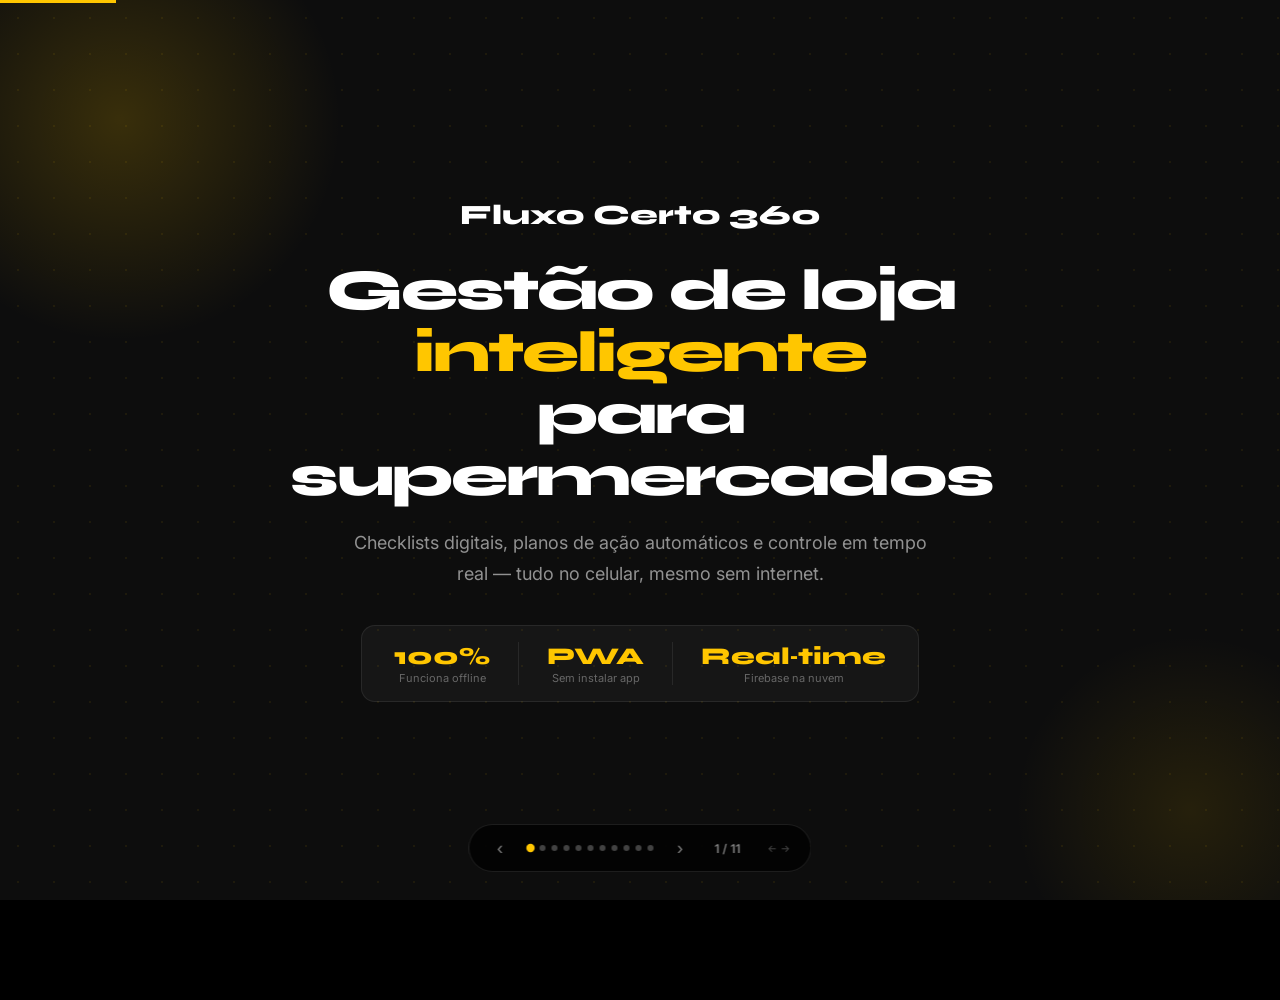
<file: pitch.html>
<!DOCTYPE html>
<html lang="pt-BR">
<head>
<meta charset="UTF-8"/>
<meta name="viewport" content="width=device-width, initial-scale=1.0"/>
<title>Fluxo Certo 360 — Apresentação</title>
<link href="https://fonts.googleapis.com/css2?family=Syne:wght@400;700;800&family=Inter:wght@400;500;600;700&display=swap" rel="stylesheet"/>
<style>
*,*::before,*::after{box-sizing:border-box;margin:0;padding:0}
:root{--y:#FFC600;--yd:#e6b000;--dark:#0d0d0d;--dark2:#161616;--dark3:#222;--g:#22c55e;--r:#ef4444;--am:#f59e0b}
html,body{height:100%;overflow:hidden;background:#000;font-family:'Inter',sans-serif}

/* ── DECK ── */
.deck{width:100vw;height:100vh;position:relative}
.slide{
  position:absolute;inset:0;
  display:flex;flex-direction:column;align-items:center;justify-content:center;
  padding:60px 80px;
  opacity:0;pointer-events:none;
  transition:opacity .45s ease,transform .45s ease;
  transform:translateX(40px);
}
.slide.active{opacity:1;pointer-events:all;transform:translateX(0)}
.slide.out{opacity:0;transform:translateX(-40px)}

/* ── BACKGROUNDS ── */
.bg-dark{background:var(--dark)}
.bg-dark2{background:var(--dark2)}
.bg-yellow{background:var(--y)}
.bg-light{background:#f7f7f7}

/* Dot grid */
.dot-grid::before{
  content:'';position:absolute;inset:0;
  background-image:radial-gradient(rgba(255,198,0,.07) 1px,transparent 1px);
  background-size:36px 36px;pointer-events:none;
}
.dot-grid-dark::before{
  content:'';position:absolute;inset:0;
  background-image:radial-gradient(rgba(0,0,0,.06) 1px,transparent 1px);
  background-size:36px 36px;pointer-events:none;
}

/* Glow */
.glow-tl{position:absolute;top:-120px;left:-120px;width:480px;height:480px;border-radius:50%;background:radial-gradient(circle,rgba(255,198,0,.18) 0%,transparent 65%);pointer-events:none}
.glow-br{position:absolute;bottom:-100px;right:-100px;width:380px;height:380px;border-radius:50%;background:radial-gradient(circle,rgba(255,198,0,.10) 0%,transparent 65%);pointer-events:none}

/* ── TIPOGRAFIA ── */
.label{font-size:12px;font-weight:700;letter-spacing:2px;text-transform:uppercase;color:var(--y);margin-bottom:12px;display:flex;align-items:center;gap:8px}
.label::before{content:'';width:20px;height:2px;background:var(--y);border-radius:2px;display:block}
.label.dark{color:rgba(0,0,0,.5)}
.label.dark::before{background:rgba(0,0,0,.3)}
h1{font-family:'Syne',sans-serif;font-size:clamp(36px,4.5vw,64px);font-weight:800;line-height:1.08;letter-spacing:-2px}
h2{font-family:'Syne',sans-serif;font-size:clamp(28px,3.5vw,48px);font-weight:800;line-height:1.1;letter-spacing:-1.5px}
h3{font-family:'Syne',sans-serif;font-size:clamp(18px,2vw,26px);font-weight:700;letter-spacing:-.5px}
.white{color:#fff}
.yellow{color:var(--y)}
.dark-text{color:var(--dark)}
.sub{font-size:clamp(14px,1.5vw,18px);line-height:1.7;color:rgba(255,255,255,.55);max-width:580px}
.sub.dark-sub{color:rgba(0,0,0,.55)}
.slide-inner{max-width:1200px;width:100%;position:relative;z-index:1}

/* ── GRID LAYOUTS ── */
.g2{display:grid;grid-template-columns:1fr 1fr;gap:40px;align-items:center}
.g3{display:grid;grid-template-columns:1fr 1fr 1fr;gap:24px}
.g2-feat{display:grid;grid-template-columns:1fr 1fr;gap:20px}

/* ── CARDS ── */
.card{background:rgba(255,255,255,.04);border:1px solid rgba(255,255,255,.09);border-radius:18px;padding:24px}
.card-light{background:#fff;border:1.5px solid #ebebeb;border-radius:18px;padding:24px}
.feat-icon{width:48px;height:48px;border-radius:14px;background:rgba(255,198,0,.12);border:1px solid rgba(255,198,0,.2);display:flex;align-items:center;justify-content:center;font-size:22px;margin-bottom:14px}
.feat-title{font-size:15px;font-weight:700;color:#fff;margin-bottom:6px}
.feat-desc{font-size:13px;color:rgba(255,255,255,.5);line-height:1.6}

/* ── PROBLEMA ── */
.pain-item{display:flex;gap:16px;align-items:flex-start;padding:18px 20px;background:rgba(255,255,255,.03);border:1px solid rgba(255,255,255,.07);border-radius:14px}
.pain-icon{font-size:28px;flex-shrink:0;margin-top:2px}
.pain-title{font-size:16px;font-weight:700;color:#fff;margin-bottom:4px}
.pain-desc{font-size:13px;color:rgba(255,255,255,.45);line-height:1.5}

/* ── STEP ── */
.step{text-align:center}
.step-num{width:56px;height:56px;border-radius:50%;background:linear-gradient(135deg,var(--y),#ffd900);color:var(--dark);font-family:'Syne',sans-serif;font-weight:800;font-size:22px;display:flex;align-items:center;justify-content:center;margin:0 auto 18px;box-shadow:0 8px 24px rgba(255,198,0,.35)}
.step h3{color:#fff;margin-bottom:8px}
.step p{font-size:14px;color:rgba(255,255,255,.5);line-height:1.65}

/* ── PLANOS ── */
.plan{background:rgba(255,255,255,.04);border:1px solid rgba(255,255,255,.09);border-radius:20px;padding:28px;transition:transform .2s}
.plan.featured{background:var(--y);border-color:var(--y);transform:scale(1.04) translateY(-6px);box-shadow:0 24px 60px rgba(255,198,0,.3)}
.plan-name{font-family:'Syne',sans-serif;font-size:20px;font-weight:800;color:#fff;margin-bottom:6px}
.plan.featured .plan-name{color:var(--dark)}
.plan-price{font-family:'Syne',sans-serif;font-size:40px;font-weight:800;color:#fff;letter-spacing:-2px;line-height:1;margin:14px 0 4px}
.plan.featured .plan-price{color:var(--dark)}
.plan-period{font-size:13px;color:rgba(255,255,255,.4);margin-bottom:16px}
.plan.featured .plan-period{color:rgba(0,0,0,.4)}
.plan-feat{font-size:13px;color:rgba(255,255,255,.6);padding:6px 0;border-bottom:1px solid rgba(255,255,255,.06);display:flex;align-items:center;gap:8px}
.plan.featured .plan-feat{color:rgba(0,0,0,.65);border-color:rgba(0,0,0,.1)}
.plan-feat::before{content:'✓';color:var(--g);font-weight:700;font-size:12px;flex-shrink:0}
.plan.featured .plan-feat::before{color:var(--dark)}

/* ── MOCKUP PHONE ── */
.phone-wrap{position:relative;display:flex;justify-content:center;align-items:center}
.phone-glow{position:absolute;top:50%;left:50%;transform:translate(-50%,-50%);width:280px;height:280px;border-radius:50%;background:radial-gradient(circle,rgba(255,198,0,.2) 0%,transparent 65%);pointer-events:none}
.phone{width:240px;background:#161616;border:1.5px solid rgba(255,198,0,.2);border-radius:34px;overflow:hidden;box-shadow:0 40px 80px rgba(0,0,0,.7),0 0 0 1px rgba(255,255,255,.04);animation:float 4s ease-in-out infinite}
@keyframes float{0%,100%{transform:translateY(0)}50%{transform:translateY(-8px)}}
.phone-notch{height:24px;background:#0d0d0d;display:flex;align-items:flex-end;justify-content:center;padding-bottom:4px}
.phone-notch-bar{width:72px;height:16px;background:#0d0d0d;border-radius:0 0 12px 12px;border:1px solid #222}
.phone-bar{background:#222;padding:8px 16px;display:flex;justify-content:space-between}
.phone-bar span{font-size:10px;color:rgba(255,255,255,.4);font-weight:600}
.phone-hdr{background:var(--y);padding:12px 14px}
.phone-hdr-t{font-family:'Syne',sans-serif;font-size:12px;font-weight:800;color:#111}
.phone-hdr-s{font-size:9px;color:rgba(0,0,0,.5);margin-top:1px}
.phone-body{background:#f4f4f4;padding:10px}
.ph-card{background:#fff;border-radius:8px;padding:10px 11px;margin-bottom:7px;border-left:3px solid var(--g)}
.ph-card.warn{border-color:var(--am)}
.ph-card.red{border-color:var(--r)}
.ph-card-t{font-size:10px;font-weight:700;color:#111;margin-bottom:2px}
.ph-card-s{font-size:9px;color:#999}
.ph-badge{float:right;font-size:8px;font-weight:700;padding:2px 6px;border-radius:6px}
.ph-badge.ok{background:#dcfce7;color:#166534}
.ph-badge.warn{background:#fef9c3;color:#854d0e}
.ph-badge.red{background:#fee2e2;color:#991b1b}
.ph-bar{height:3px;background:#eee;border-radius:2px;margin-top:7px}
.ph-fill{height:100%;border-radius:2px;background:var(--g)}

/* Float badges */
.fbadge{position:absolute;background:rgba(20,20,20,.92);border:1px solid rgba(255,255,255,.1);backdrop-filter:blur(12px);border-radius:10px;padding:8px 12px;font-size:11px;font-weight:600;color:#fff;display:flex;align-items:center;gap:7px;white-space:nowrap}
.fbadge .dot{width:7px;height:7px;border-radius:50%;flex-shrink:0}
.fbadge.b1{top:20px;right:-44px}
.fbadge.b2{bottom:60px;left:-52px}
.fbadge.b3{bottom:14px;right:-36px}

/* ── DASHBOARD MOCKUP ── */
.dash-mock{background:#f7f7f7;border-radius:16px;overflow:hidden;border:1.5px solid #e8e8e8;box-shadow:0 20px 60px rgba(0,0,0,.15)}
.dash-top{background:var(--y);padding:10px 16px;display:flex;align-items:center;gap:8px}
.dash-top-dot{width:10px;height:10px;border-radius:50%;background:rgba(0,0,0,.2)}
.dash-top-title{font-family:'Syne',sans-serif;font-size:12px;font-weight:800;color:#111}
.dash-body{padding:14px;display:grid;grid-template-columns:1fr 1fr;gap:10px}
.dash-kpi{background:#fff;border-radius:10px;padding:12px;border:1.5px solid #ebebeb;text-align:center}
.dash-kpi strong{font-family:'Syne',sans-serif;font-size:26px;font-weight:800;color:var(--y);display:block;line-height:1;letter-spacing:-1px}
.dash-kpi span{font-size:10px;color:#999}
.dash-chart{background:#fff;border-radius:10px;padding:12px;border:1.5px solid #ebebeb;grid-column:1/-1}
.chart-title{font-size:10px;font-weight:700;color:#444;margin-bottom:8px}
.bar-row{display:flex;align-items:center;gap:8px;margin-bottom:6px}
.bar-label{font-size:9px;color:#999;width:52px;text-align:right;flex-shrink:0}
.bar-track{flex:1;height:8px;background:#f0f0f0;border-radius:4px;overflow:hidden}
.bar-fill{height:100%;border-radius:4px;background:var(--g)}
.bar-pct{font-size:9px;font-weight:700;color:var(--g);width:28px}

/* ── RANKING MOCKUP ── */
.rank-item{display:flex;align-items:center;gap:12px;background:#fff;border-radius:10px;padding:10px 14px;border:1.5px solid #ebebeb;margin-bottom:8px}
.rank-medal{font-size:20px}
.rank-name{font-size:13px;font-weight:700;color:#111;flex:1}
.rank-pct{font-size:15px;font-weight:800;color:var(--g);font-family:'Syne',sans-serif}

/* ── CHECK MOCKUP ── */
.check-item{display:flex;align-items:center;gap:10px;padding:10px 14px;background:#fff;border-radius:10px;border:1.5px solid #ebebeb;margin-bottom:8px}
.check-box{width:20px;height:20px;border-radius:6px;flex-shrink:0;display:flex;align-items:center;justify-content:center;font-size:12px}
.check-box.yes{background:#dcfce7;color:#166534}
.check-box.no{background:#fee2e2;color:#991b1b}
.check-box.pend{background:#f3f4f6;color:#9ca3af;border:1.5px dashed #d1d5db}
.check-text{font-size:12px;font-weight:600;color:#111;flex:1}
.check-tag{font-size:10px;font-weight:700;padding:2px 8px;border-radius:6px;background:#fee2e2;color:#991b1b}

/* ── CTA FINAL ── */
.cta-box{background:var(--y);border-radius:20px;padding:40px 48px;text-align:center;position:relative;overflow:hidden}
.cta-box::before{content:'';position:absolute;inset:0;background-image:radial-gradient(rgba(0,0,0,.04) 1px,transparent 1px);background-size:28px 28px}
.cta-box h2{color:var(--dark);position:relative;z-index:1}
.cta-box p{color:rgba(0,0,0,.55);position:relative;z-index:1;margin-top:12px;font-size:16px;line-height:1.6}
.cta-wa{display:inline-flex;align-items:center;gap:10px;background:var(--dark);color:var(--y);padding:16px 36px;border-radius:12px;font-weight:700;font-size:16px;text-decoration:none;margin-top:24px;position:relative;z-index:1;box-shadow:0 8px 28px rgba(0,0,0,.25)}

/* ── DIFERENCIAL ── */
.dif{display:flex;gap:14px;align-items:flex-start;padding:16px;background:rgba(255,255,255,.04);border:1px solid rgba(255,255,255,.08);border-radius:14px}
.dif-icon{font-size:26px;flex-shrink:0}
.dif-title{font-size:14px;font-weight:700;color:#fff;margin-bottom:4px}
.dif-desc{font-size:12px;color:rgba(255,255,255,.45);line-height:1.5}

/* ── NAVEGAÇÃO ── */
.nav-bar{position:fixed;bottom:28px;left:50%;transform:translateX(-50%);display:flex;align-items:center;gap:16px;background:rgba(0,0,0,.7);backdrop-filter:blur(16px);border:1px solid rgba(255,255,255,.1);border-radius:99px;padding:10px 20px;z-index:1000}
.nav-btn{background:none;border:none;color:rgba(255,255,255,.5);cursor:pointer;font-size:18px;padding:4px 8px;transition:color .2s;line-height:1}
.nav-btn:hover{color:#fff}
.nav-counter{font-size:12px;font-weight:600;color:rgba(255,255,255,.5);min-width:40px;text-align:center}
.nav-dots{display:flex;gap:6px;align-items:center}
.nav-dot{width:6px;height:6px;border-radius:50%;background:rgba(255,255,255,.25);cursor:pointer;transition:background .2s,transform .2s}
.nav-dot.on{background:var(--y);transform:scale(1.4)}
.nav-key{font-size:10px;color:rgba(255,255,255,.3);margin-left:4px}

/* ── LOGO BADGE ── */
.logo-badge{display:inline-flex;align-items:center;gap:10px;margin-bottom:28px}
.logo-text{font-family:'Syne',sans-serif;font-size:28px;font-weight:800;color:#fff}
.logo-text span{color:var(--y)}
.logo-tag{background:var(--y);color:var(--dark);font-size:11px;font-weight:700;padding:3px 10px;border-radius:20px;text-transform:uppercase;letter-spacing:.5px}

/* Slide progress bar */
.progress{position:fixed;top:0;left:0;height:3px;background:var(--y);transition:width .4s ease;z-index:1000}

/* ── PLANO AUTO MOCKUP ── */
.plano-card{background:#fff;border-radius:12px;padding:14px 16px;border:1.5px solid #fecaca;margin-bottom:8px}
.plano-title{font-size:13px;font-weight:700;color:#991b1b;margin-bottom:4px}
.plano-meta{font-size:11px;color:#999;display:flex;gap:12px}
.plano-badge{display:inline-flex;align-items:center;gap:4px;background:#fee2e2;color:#991b1b;font-size:10px;font-weight:700;padding:2px 8px;border-radius:6px;float:right}

/* Número do slide canto */
.slide-num{position:absolute;top:24px;right:32px;font-size:12px;color:rgba(255,255,255,.2);font-weight:600;z-index:1}
.slide-num.dark-num{color:rgba(0,0,0,.2)}
</style>
</head>
<body>

<div class="progress" id="progress"></div>

<div class="deck" id="deck">

<!-- ═══════════ SLIDE 1 — CAPA ═══════════ -->
<div class="slide bg-dark dot-grid active" id="s0">
  <div class="glow-tl"></div>
  <div class="glow-br"></div>
  <div class="slide-inner" style="text-align:center">
    <div class="logo-badge" style="justify-content:center">
      <div class="logo-text">Fluxo Certo 360</div>
    </div>
    <h1 class="white" style="max-width:700px;margin:0 auto 20px">
      Gestão de loja <span class="yellow">inteligente</span><br/>para supermercados
    </h1>
    <p class="sub" style="margin:0 auto 36px;text-align:center">
      Checklists digitais, planos de ação automáticos e controle em tempo real — tudo no celular, mesmo sem internet.
    </p>
    <div style="display:inline-flex;gap:28px;padding:16px 32px;background:rgba(255,255,255,.04);border:1px solid rgba(255,255,255,.08);border-radius:14px">
      <div style="text-align:center">
        <div style="font-family:'Syne',sans-serif;font-size:24px;font-weight:800;color:var(--y)">100%</div>
        <div style="font-size:11px;color:rgba(255,255,255,.35)">Funciona offline</div>
      </div>
      <div style="width:1px;background:rgba(255,255,255,.08)"></div>
      <div style="text-align:center">
        <div style="font-family:'Syne',sans-serif;font-size:24px;font-weight:800;color:var(--y)">PWA</div>
        <div style="font-size:11px;color:rgba(255,255,255,.35)">Sem instalar app</div>
      </div>
      <div style="width:1px;background:rgba(255,255,255,.08)"></div>
      <div style="text-align:center">
        <div style="font-family:'Syne',sans-serif;font-size:24px;font-weight:800;color:var(--y)">Real‑time</div>
        <div style="font-size:11px;color:rgba(255,255,255,.35)">Firebase na nuvem</div>
      </div>
    </div>
  </div>
</div>

<!-- ═══════════ SLIDE 2 — O PROBLEMA ═══════════ -->
<div class="slide bg-dark2 dot-grid" id="s1">
  <div class="slide-num">02</div>
  <div class="slide-inner">
    <div class="g2" style="gap:60px">
      <div>
        <div class="label">O problema de hoje</div>
        <h2 class="white" style="margin-bottom:16px">Como sua loja<br/>controla isso agora?</h2>
        <p class="sub" style="margin-bottom:0">A maioria dos supermercados ainda depende de papel, caderno ou grupo de WhatsApp para controlar o que foi feito ou não.</p>
      </div>
      <div style="display:flex;flex-direction:column;gap:14px">
        <div class="pain-item">
          <div class="pain-icon">📄</div>
          <div>
            <div class="pain-title">Papel e caderno</div>
            <div class="pain-desc">Checklist some, é preenchido depois do horário ou simplesmente não é feito. Sem rastreio.</div>
          </div>
        </div>
        <div class="pain-item">
          <div class="pain-icon">💬</div>
          <div>
            <div class="pain-title">WhatsApp como controle</div>
            <div class="pain-desc">Gerente pergunta no grupo, operador responde "feito" — sem evidência, sem foto, sem horário.</div>
          </div>
        </div>
        <div class="pain-item">
          <div class="pain-icon">❓</div>
          <div>
            <div class="pain-title">Problema registrado, não resolvido</div>
            <div class="pain-desc">O desvio é anotado mas ninguém acompanha se foi corrigido. O problema volta na semana seguinte.</div>
          </div>
        </div>
      </div>
    </div>
  </div>
</div>

<!-- ═══════════ SLIDE 3 — A SOLUÇÃO ═══════════ -->
<div class="slide bg-dark dot-grid" id="s2">
  <div class="glow-tl"></div>
  <div class="slide-num">03</div>
  <div class="slide-inner">
    <div class="g2" style="gap:60px">
      <div>
        <div class="label">A solução</div>
        <h2 class="white" style="margin-bottom:16px">Fluxo Certo 360</h2>
        <p class="sub" style="margin-bottom:28px">Um sistema completo que digitaliza toda a operação da sua loja — do checklist do operador ao relatório do gerente.</p>
        <div style="display:flex;flex-direction:column;gap:10px">
          <div style="display:flex;align-items:center;gap:12px;font-size:14px;color:rgba(255,255,255,.7)">
            <div style="width:22px;height:22px;border-radius:50%;background:#22c55e;display:flex;align-items:center;justify-content:center;font-size:11px;color:#fff;font-weight:700;flex-shrink:0">✓</div>
            Operador preenche no celular — qualquer hora, com ou sem internet
          </div>
          <div style="display:flex;align-items:center;gap:12px;font-size:14px;color:rgba(255,255,255,.7)">
            <div style="width:22px;height:22px;border-radius:50%;background:#22c55e;display:flex;align-items:center;justify-content:center;font-size:11px;color:#fff;font-weight:700;flex-shrink:0">✓</div>
            Problema detectado → plano de ação criado automaticamente
          </div>
          <div style="display:flex;align-items:center;gap:12px;font-size:14px;color:rgba(255,255,255,.7)">
            <div style="width:22px;height:22px;border-radius:50%;background:#22c55e;display:flex;align-items:center;justify-content:center;font-size:11px;color:#fff;font-weight:700;flex-shrink:0">✓</div>
            Gerência vê tudo em tempo real — conformidade, pendências, ranking
          </div>
          <div style="display:flex;align-items:center;gap:12px;font-size:14px;color:rgba(255,255,255,.7)">
            <div style="width:22px;height:22px;border-radius:50%;background:#22c55e;display:flex;align-items:center;justify-content:center;font-size:11px;color:#fff;font-weight:700;flex-shrink:0">✓</div>
            Relatório em PDF gerado com um clique para reuniões e auditorias
          </div>
        </div>
      </div>
      <!-- Mockup phone -->
      <div class="phone-wrap">
        <div class="phone-glow"></div>
        <div class="phone">
          <div class="phone-notch"><div class="phone-notch-bar"></div></div>
          <div class="phone-bar"><span>09:41</span><span>●●● 100%</span></div>
          <div class="phone-hdr">
            <div class="phone-hdr-t">Fluxo Certo 360</div>
            <div class="phone-hdr-s">Açougue · Abertura</div>
          </div>
          <div class="phone-body">
            <div class="ph-card">
              <span class="ph-badge ok">✓ Enviado</span>
              <div class="ph-card-t">Temperatura da câmara</div>
              <div class="ph-card-s">Verificado às 07:12</div>
              <div class="ph-bar"><div class="ph-fill" style="width:100%"></div></div>
            </div>
            <div class="ph-card warn">
              <span class="ph-badge warn">Em andamento</span>
              <div class="ph-card-t">Higienização do setor</div>
              <div class="ph-card-s">Limite: 09:00</div>
              <div class="ph-bar"><div class="ph-fill" style="width:65%;background:var(--am)"></div></div>
            </div>
            <div class="ph-card red">
              <span class="ph-badge red">Pendente</span>
              <div class="ph-card-t">Plano de ação #03</div>
              <div class="ph-card-s">Vence em 4h</div>
              <div class="ph-bar"><div class="ph-fill" style="width:30%;background:var(--r)"></div></div>
            </div>
          </div>
        </div>
        <div class="fbadge b1"><div class="dot" style="background:#22c55e"></div>3 lojas online</div>
        <div class="fbadge b2"><div class="dot" style="background:var(--y)"></div>92% conformidade</div>
        <div class="fbadge b3"><div class="dot" style="background:#3b82f6"></div>PDF gerado ✓</div>
      </div>
    </div>
  </div>
</div>

<!-- ═══════════ SLIDE 4 — COMO FUNCIONA ═══════════ -->
<div class="slide bg-dark2 dot-grid" id="s3">
  <div class="slide-num">04</div>
  <div class="slide-inner" style="text-align:center">
    <div class="label" style="justify-content:center">Como funciona</div>
    <h2 class="white" style="margin-bottom:48px">Simples para o operador.<br/>Poderoso para a gestão.</h2>
    <div class="g3" style="gap:40px;position:relative">
      <!-- linha conectora -->
      <div style="position:absolute;top:28px;left:calc(16% + 28px);right:calc(16% + 28px);height:2px;background:linear-gradient(90deg,rgba(255,198,0,.3),rgba(255,198,0,.3));border-top:2px dashed rgba(255,198,0,.25);z-index:0"></div>
      <div class="step">
        <div class="step-num" style="position:relative;z-index:1">1</div>
        <h3>Admin configura</h3>
        <p>Cria os checklists por setor e turno, define agenda obrigatória, prazos e itens críticos.</p>
      </div>
      <div class="step">
        <div class="step-num" style="position:relative;z-index:1">2</div>
        <h3>Operador executa</h3>
        <p>Abre o app no celular, preenche o checklist e envia. Se reprovar algo, um plano de ação é criado na hora.</p>
      </div>
      <div class="step">
        <div class="step-num" style="position:relative;z-index:1">3</div>
        <h3>Gestão acompanha</h3>
        <p>Dashboard em tempo real com conformidade, pendências, planos abertos e relatório pronto para imprimir.</p>
      </div>
    </div>
  </div>
</div>

<!-- ═══════════ SLIDE 5 — CHECKLIST DEMO ═══════════ -->
<div class="slide bg-dark dot-grid" id="s4">
  <div class="glow-tl"></div>
  <div class="slide-num">05</div>
  <div class="slide-inner">
    <div class="g2" style="gap:60px">
      <div>
        <div class="label">Checklist digital</div>
        <h2 class="white" style="margin-bottom:16px">O operador resolve<br/>no celular</h2>
        <p class="sub" style="margin-bottom:28px">Cada item respondido é registrado com horário e usuário. Nenhum checklist some ou é preenchido depois.</p>
        <div style="display:flex;flex-direction:column;gap:12px">
          <div class="dif">
            <div class="dif-icon">📱</div>
            <div>
              <div class="dif-title">Sem papel, sem app store</div>
              <div class="dif-desc">PWA — acessa pelo navegador do celular como se fosse um app normal.</div>
            </div>
          </div>
          <div class="dif">
            <div class="dif-icon">📶</div>
            <div>
              <div class="dif-title">Funciona sem internet</div>
              <div class="dif-desc">Câmara fria, depósito sem sinal — preenche normalmente e sincroniza depois.</div>
            </div>
          </div>
          <div class="dif">
            <div class="dif-icon">📸</div>
            <div>
              <div class="dif-title">Foto como evidência</div>
              <div class="dif-desc">Operador registra foto antes e depois de cada ação. Rastreável para auditorias.</div>
            </div>
          </div>
        </div>
      </div>
      <!-- Mockup checklist -->
      <div style="background:#f7f7f7;border-radius:16px;padding:20px;border:1.5px solid #e8e8e8;box-shadow:0 20px 50px rgba(0,0,0,.15)">
        <div style="font-size:11px;font-weight:700;color:#999;text-transform:uppercase;letter-spacing:1px;margin-bottom:14px">Açougue — Abertura · Hoje</div>
        <div class="check-item">
          <div class="check-box yes">✓</div>
          <div class="check-text">Temperatura da câmara fria registrada</div>
        </div>
        <div class="check-item">
          <div class="check-box yes">✓</div>
          <div class="check-text">Uniformes e EPIs completos</div>
        </div>
        <div class="check-item" style="border-color:#fecaca;background:#fff5f5">
          <div class="check-box no">✗</div>
          <div class="check-text">Higienização das bancadas</div>
          <div class="check-tag">Plano criado</div>
        </div>
        <div class="check-item">
          <div class="check-box pend">○</div>
          <div class="check-text">Validade dos produtos verificada</div>
        </div>
        <div class="check-item">
          <div class="check-box pend">○</div>
          <div class="check-text">Pesagem calibrada</div>
        </div>
        <div style="margin-top:14px;background:#f0fdf4;border:1.5px solid #bbf7d0;border-radius:10px;padding:10px 12px;display:flex;align-items:center;justify-content:space-between">
          <span style="font-size:12px;font-weight:600;color:#166534">3 de 5 respondidos</span>
          <div style="width:100px;height:6px;background:#e0e0e0;border-radius:3px;margin:0 12px;overflow:hidden"><div style="width:60%;height:100%;background:#22c55e;border-radius:3px"></div></div>
          <span style="font-size:12px;font-weight:700;color:#22c55e">60%</span>
        </div>
      </div>
    </div>
  </div>
</div>

<!-- ═══════════ SLIDE 6 — PLANO DE AÇÃO ═══════════ -->
<div class="slide bg-dark2 dot-grid" id="s5">
  <div class="slide-num">06</div>
  <div class="slide-inner">
    <div class="g2" style="gap:60px">
      <!-- Mockup plano -->
      <div>
        <div style="background:#f7f7f7;border-radius:16px;padding:20px;border:1.5px solid #e8e8e8;box-shadow:0 20px 50px rgba(0,0,0,.15)">
          <div style="font-size:11px;font-weight:700;color:#999;text-transform:uppercase;letter-spacing:1px;margin-bottom:14px">Planos de Ação</div>
          <div class="plano-card" style="border-color:#fecaca">
            <div class="plano-badge" style="background:#fee2e2;color:#991b1b">🔴 Vencido</div>
            <div class="plano-title">Higienização das bancadas</div>
            <div class="plano-meta">
              <span>Açougue</span><span>Loja Centro</span><span>João Silva</span>
            </div>
            <div style="margin-top:8px;height:4px;background:#fee2e2;border-radius:2px"><div style="width:15%;height:100%;background:#ef4444;border-radius:2px"></div></div>
          </div>
          <div class="plano-card" style="border-color:#fed7aa">
            <div class="plano-badge" style="background:#fff7ed;color:#c2410c">🟠 Em andamento</div>
            <div class="plano-title">Calibração da balança</div>
            <div class="plano-meta">
              <span>Açougue</span><span>Loja Norte</span><span>Maria Costa</span>
            </div>
            <div style="margin-top:8px;height:4px;background:#fed7aa;border-radius:2px"><div style="width:55%;height:100%;background:#f59e0b;border-radius:2px"></div></div>
          </div>
          <div class="plano-card" style="border-color:#bbf7d0">
            <div class="plano-badge" style="background:#f0fdf4;color:#166534">🟢 Resolvido</div>
            <div class="plano-title">Temperatura da câmara ajustada</div>
            <div class="plano-meta">
              <span>Frios</span><span>Loja Sul</span><span>Pedro Alves</span>
            </div>
            <div style="margin-top:8px;height:4px;background:#bbf7d0;border-radius:2px"><div style="width:100%;height:100%;background:#22c55e;border-radius:2px"></div></div>
          </div>
        </div>
      </div>
      <div>
        <div class="label">Plano de Ação Automático</div>
        <h2 class="white" style="margin-bottom:16px">Do problema<br/>à solução rastreada</h2>
        <p class="sub" style="margin-bottom:28px">Quando o operador marca "Não" em qualquer item, o sistema cria automaticamente um plano de ação com prazo, responsável e acompanhamento.</p>
        <div style="display:flex;flex-direction:column;gap:12px">
          <div class="dif">
            <div class="dif-icon">⚡</div>
            <div>
              <div class="dif-title">Criado automaticamente</div>
              <div class="dif-desc">Sem trabalho extra — o sistema gera o plano no mesmo instante da reprovação.</div>
            </div>
          </div>
          <div class="dif">
            <div class="dif-icon">⏱</div>
            <div>
              <div class="dif-title">Prazo configurável por item</div>
              <div class="dif-desc">De 24h a 14 dias. Vencido sem resolução bloqueia o próximo checklist.</div>
            </div>
          </div>
          <div class="dif">
            <div class="dif-icon">🕓</div>
            <div>
              <div class="dif-title">Histórico completo</div>
              <div class="dif-desc">Quem iniciou, quem resolveu, quando e com qual justificativa. Perfeito para auditorias.</div>
            </div>
          </div>
        </div>
      </div>
    </div>
  </div>
</div>

<!-- ═══════════ SLIDE 7 — DASHBOARD ═══════════ -->
<div class="slide bg-dark dot-grid" id="s6">
  <div class="glow-tl"></div>
  <div class="slide-num">07</div>
  <div class="slide-inner">
    <div class="g2" style="gap:60px">
      <div>
        <div class="label">Dashboard em tempo real</div>
        <h2 class="white" style="margin-bottom:16px">Gestão vê tudo<br/>de onde estiver</h2>
        <p class="sub" style="margin-bottom:28px">Admin, gerência e supervisores têm acesso ao dashboard com métricas atualizadas em tempo real de todas as lojas.</p>
        <div style="display:flex;flex-direction:column;gap:12px">
          <div class="dif">
            <div class="dif-icon">📊</div>
            <div>
              <div class="dif-title">Conformidade por setor</div>
              <div class="dif-desc">Gráfico de barras mostrando % de conformidade de cada setor no dia.</div>
            </div>
          </div>
          <div class="dif">
            <div class="dif-icon">📈</div>
            <div>
              <div class="dif-title">Evolução dos últimos 7 dias</div>
              <div class="dif-desc">Linha mostrando a tendência de conformidade da semana.</div>
            </div>
          </div>
          <div class="dif">
            <div class="dif-icon">🏆</div>
            <div>
              <div class="dif-title">Ranking de lojas</div>
              <div class="dif-desc">Pódio com as lojas com maior conformidade do mês — gera engajamento da equipe.</div>
            </div>
          </div>
        </div>
      </div>
      <!-- Mockup dashboard -->
      <div class="dash-mock">
        <div class="dash-top">
          <div class="dash-top-dot"></div>
          <div class="dash-top-dot"></div>
          <div class="dash-top-dot"></div>
          <div class="dash-top-title" style="margin-left:8px">Dashboard · Fluxo Certo 360</div>
        </div>
        <div class="dash-body">
          <div class="dash-kpi"><strong>94%</strong><span>Conformidade hoje</span></div>
          <div class="dash-kpi"><strong style="color:#22c55e">12</strong><span>Checklists enviados</span></div>
          <div class="dash-chart">
            <div class="chart-title">Conformidade por Setor — Hoje</div>
            <div class="bar-row"><div class="bar-label">Açougue</div><div class="bar-track"><div class="bar-fill" style="width:98%"></div></div><div class="bar-pct">98%</div></div>
            <div class="bar-row"><div class="bar-label">Hortifruti</div><div class="bar-track"><div class="bar-fill" style="width:91%"></div></div><div class="bar-pct">91%</div></div>
            <div class="bar-row"><div class="bar-label">Frios</div><div class="bar-track"><div class="bar-fill" style="width:85%;background:var(--am)"></div></div><div class="bar-pct" style="color:var(--am)">85%</div></div>
            <div class="bar-row"><div class="bar-label">Padaria</div><div class="bar-track"><div class="bar-fill" style="width:100%"></div></div><div class="bar-pct">100%</div></div>
            <div class="bar-row"><div class="bar-label">Prevenção</div><div class="bar-track"><div class="bar-fill" style="width:76%;background:var(--am)"></div></div><div class="bar-pct" style="color:var(--am)">76%</div></div>
          </div>
        </div>
      </div>
    </div>
  </div>
</div>

<!-- ═══════════ SLIDE 8 — RANKING ═══════════ -->
<div class="slide bg-dark2 dot-grid" id="s7">
  <div class="slide-num">08</div>
  <div class="slide-inner">
    <div class="g2" style="gap:60px">
      <!-- Mockup ranking -->
      <div>
        <div style="background:#f7f7f7;border-radius:16px;padding:24px;border:1.5px solid #e8e8e8;box-shadow:0 20px 50px rgba(0,0,0,.15)">
          <div style="font-size:11px;font-weight:700;color:#999;text-transform:uppercase;letter-spacing:1px;margin-bottom:16px">Ranking de Lojas — Maio 2026</div>
          <div class="rank-item" style="border-color:#fef9c3;background:#fffbeb">
            <div class="rank-medal">🥇</div>
            <div>
              <div class="rank-name">Loja Centro</div>
              <div style="font-size:11px;color:#999">8 checklists enviados</div>
            </div>
            <div style="text-align:right">
              <div class="rank-pct">98%</div>
              <div style="font-size:10px;color:#999">142 pts</div>
            </div>
          </div>
          <div class="rank-item">
            <div class="rank-medal">🥈</div>
            <div>
              <div class="rank-name">Loja Norte</div>
              <div style="font-size:11px;color:#999">7 checklists enviados</div>
            </div>
            <div style="text-align:right">
              <div class="rank-pct" style="color:#64748b">91%</div>
              <div style="font-size:10px;color:#999">118 pts</div>
            </div>
          </div>
          <div class="rank-item">
            <div class="rank-medal">🥉</div>
            <div>
              <div class="rank-name">Loja Sul</div>
              <div style="font-size:11px;color:#999">6 checklists enviados</div>
            </div>
            <div style="text-align:right">
              <div class="rank-pct" style="color:#64748b">85%</div>
              <div style="font-size:10px;color:#999">97 pts</div>
            </div>
          </div>
          <div style="margin-top:14px;text-align:center;font-size:12px;color:#999">📄 Relatório PDF exportado em 1 clique</div>
        </div>
      </div>
      <div>
        <div class="label">Visão multi-loja</div>
        <h2 class="white" style="margin-bottom:16px">Qual loja está<br/>performando melhor?</h2>
        <p class="sub" style="margin-bottom:28px">Com o ranking de lojas e operadores, a gestão sabe exatamente onde focar atenção — e qual equipe reconhecer.</p>
        <div style="display:flex;flex-direction:column;gap:12px">
          <div class="dif">
            <div class="dif-icon">🏪</div>
            <div>
              <div class="dif-title">Todas as lojas em um lugar</div>
              <div class="dif-desc">Central de Resultados mostra todos os checklists de todas as lojas em tempo real.</div>
            </div>
          </div>
          <div class="dif">
            <div class="dif-icon">⚠️</div>
            <div>
              <div class="dif-title">Alerta de pendências</div>
              <div class="dif-desc">Relatório automático de quais lojas não enviaram o checklist obrigatório do dia.</div>
            </div>
          </div>
          <div class="dif">
            <div class="dif-icon">📄</div>
            <div>
              <div class="dif-title">PDF para reuniões</div>
              <div class="dif-desc">Relatório executivo, de não conformidade e ranking em PDF com um clique.</div>
            </div>
          </div>
        </div>
      </div>
    </div>
  </div>
</div>

<!-- ═══════════ SLIDE 9 — FUNCIONALIDADES ═══════════ -->
<div class="slide bg-dark dot-grid" id="s8">
  <div class="glow-br"></div>
  <div class="slide-num">09</div>
  <div class="slide-inner" style="text-align:center">
    <div class="label" style="justify-content:center">Funcionalidades</div>
    <h2 class="white" style="margin-bottom:36px">Tudo que sua operação precisa</h2>
    <div style="display:grid;grid-template-columns:repeat(4,1fr);gap:16px">
      <div class="card" style="text-align:left">
        <div style="font-size:26px;margin-bottom:10px">✅</div>
        <div class="feat-title">Checklists Personalizados</div>
        <div class="feat-desc">Por setor, turno e agenda. Sim/não, nota, texto e planilha de preços.</div>
      </div>
      <div class="card" style="text-align:left">
        <div style="font-size:26px;margin-bottom:10px">📋</div>
        <div class="feat-title">Planos de Ação Auto</div>
        <div class="feat-desc">Gerados ao reprovar um item. Com prazo, alerta e prorrogação.</div>
      </div>
      <div class="card" style="text-align:left">
        <div style="font-size:26px;margin-bottom:10px">📊</div>
        <div class="feat-title">Relatórios em PDF</div>
        <div class="feat-desc">Executivo, não conformidade, ranking e pendências.</div>
      </div>
      <div class="card" style="text-align:left">
        <div style="font-size:26px;margin-bottom:10px">🏪</div>
        <div class="feat-title">Central de Resultados</div>
        <div class="feat-desc">Visão de todas as lojas em tempo real para gestão.</div>
      </div>
      <div class="card" style="text-align:left">
        <div style="font-size:26px;margin-bottom:10px">📱</div>
        <div class="feat-title">Funciona Offline</div>
        <div class="feat-desc">PWA — instala no celular, funciona sem internet.</div>
      </div>
      <div class="card" style="text-align:left">
        <div style="font-size:26px;margin-bottom:10px">👥</div>
        <div class="feat-title">5 Perfis de Acesso</div>
        <div class="feat-desc">Admin, Gerência, Supervisor, Operador e Prevenção.</div>
      </div>
      <div class="card" style="text-align:left">
        <div style="font-size:26px;margin-bottom:10px">⏰</div>
        <div class="feat-title">Agenda Obrigatória</div>
        <div class="feat-desc">Define quais checklists são obrigatórios em quais dias e horários.</div>
      </div>
      <div class="card" style="text-align:left">
        <div style="font-size:26px;margin-bottom:10px">📸</div>
        <div class="feat-title">Evidências com Foto</div>
        <div class="feat-desc">Foto antes e depois de cada ação, rastreada com data e usuário.</div>
      </div>
    </div>
  </div>
</div>

<!-- ═══════════ SLIDE 10 — PLANOS ═══════════ -->
<div class="slide bg-dark2 dot-grid" id="s9">
  <div class="slide-num">10</div>
  <div class="slide-inner" style="text-align:center">
    <div class="label" style="justify-content:center">Planos e preços</div>
    <h2 class="white" style="margin-bottom:36px">Invista no controle<br/>da sua operação</h2>
    <div style="display:grid;grid-template-columns:1fr 1fr 1fr;gap:20px;align-items:start">
      <div class="plan">
        <div style="font-size:11px;font-weight:700;letter-spacing:1px;color:rgba(255,255,255,.4);text-transform:uppercase;margin-bottom:12px">Starter</div>
        <div class="plan-name">Starter</div>
        <div class="plan-price">R$149</div>
        <div class="plan-period">/mês por loja</div>
        <div class="plan-feat">1 loja</div>
        <div class="plan-feat">Usuários ilimitados</div>
        <div class="plan-feat">Sem custo por dispositivo</div>
        <div class="plan-feat">Checklists ilimitados</div>
        <div class="plan-feat">Planos de ação</div>
        <div class="plan-feat">Relatórios em PDF</div>
        <div class="plan-feat">Funciona offline</div>
        <div class="plan-feat">Suporte por WhatsApp</div>
      </div>
      <div class="plan featured">
        <div style="font-size:11px;font-weight:700;letter-spacing:1px;color:rgba(0,0,0,.5);text-transform:uppercase;margin-bottom:12px">★ Mais popular</div>
        <div class="plan-name">Pro</div>
        <div class="plan-price">R$349</div>
        <div class="plan-period">/mês</div>
        <div class="plan-feat">Até 5 lojas</div>
        <div class="plan-feat">Usuários ilimitados</div>
        <div class="plan-feat">Sem custo por dispositivo</div>
        <div class="plan-feat">Tudo do Starter</div>
        <div class="plan-feat">Central de Resultados</div>
        <div class="plan-feat">Ranking de lojas</div>
        <div class="plan-feat">Dashboard completo</div>
        <div class="plan-feat">Suporte prioritário</div>
      </div>
      <div class="plan">
        <div style="font-size:11px;font-weight:700;letter-spacing:1px;color:rgba(255,255,255,.4);text-transform:uppercase;margin-bottom:12px">Enterprise</div>
        <div class="plan-name">Enterprise</div>
        <div class="plan-price">R$699</div>
        <div class="plan-period">/mês</div>
        <div class="plan-feat">Lojas ilimitadas</div>
        <div class="plan-feat">Usuários ilimitados</div>
        <div class="plan-feat">Sem custo por dispositivo</div>
        <div class="plan-feat">Tudo do Pro</div>
        <div class="plan-feat">Relatório multi-loja</div>
        <div class="plan-feat">Onboarding personalizado</div>
        <div class="plan-feat">Consultor dedicado exclusivo</div>
        <div class="plan-feat">SLA garantido</div>
      </div>
    </div>
    <div style="margin-top:16px;font-size:13px;color:rgba(255,255,255,.3)">Sem fidelidade · Cancele quando quiser · Suporte incluso em todos os planos</div>
  </div>
</div>

<!-- ═══════════ SLIDE 11 — CTA FINAL ═══════════ -->
<div class="slide bg-yellow dot-grid-dark" id="s10">
  <div class="slide-num dark-num">11</div>
  <div class="slide-inner" style="text-align:center">
    <div class="label dark" style="justify-content:center">Próximo passo</div>
    <h2 class="dark-text" style="margin-bottom:16px;max-width:640px;margin-left:auto;margin-right:auto">
      Pronto para transformar<br/>a gestão da sua loja?
    </h2>
    <p style="font-size:18px;color:rgba(0,0,0,.55);margin-bottom:40px;line-height:1.6">
      Instalamos o sistema essa semana e acompanhamos<br/>sua equipe no primeiro mês — sem custo extra.
    </p>
    <div style="display:flex;gap:20px;justify-content:center;flex-wrap:wrap;margin-bottom:40px">
      <div style="background:rgba(0,0,0,.08);border-radius:14px;padding:16px 28px;text-align:center">
        <div style="font-family:'Syne',sans-serif;font-size:28px;font-weight:800;color:#111">🚀</div>
        <div style="font-size:13px;font-weight:600;color:rgba(0,0,0,.65);margin-top:4px">Implantação<br/>em 1 semana</div>
      </div>
      <div style="background:rgba(0,0,0,.08);border-radius:14px;padding:16px 28px;text-align:center">
        <div style="font-family:'Syne',sans-serif;font-size:28px;font-weight:800;color:#111">🎓</div>
        <div style="font-size:13px;font-weight:600;color:rgba(0,0,0,.65);margin-top:4px">Treinamento<br/>da equipe</div>
      </div>
      <div style="background:rgba(0,0,0,.08);border-radius:14px;padding:16px 28px;text-align:center">
        <div style="font-family:'Syne',sans-serif;font-size:28px;font-weight:800;color:#111">💬</div>
        <div style="font-size:13px;font-weight:600;color:rgba(0,0,0,.65);margin-top:4px">Suporte<br/>por WhatsApp</div>
      </div>
      <div style="background:rgba(0,0,0,.08);border-radius:14px;padding:16px 28px;text-align:center">
        <div style="font-family:'Syne',sans-serif;font-size:28px;font-weight:800;color:#111">❌</div>
        <div style="font-size:13px;font-weight:600;color:rgba(0,0,0,.65);margin-top:4px">Sem<br/>fidelidade</div>
      </div>
    </div>
    <a class="cta-wa" href="https://wa.me/5581991665457?text=Ol%C3%A1%2C%20quero%20uma%20demonstra%C3%A7%C3%A3o%20do%20Fluxo%20Certo%20360!" target="_blank">
      <svg width="22" height="22" viewBox="0 0 24 24" fill="white"><path d="M17.472 14.382c-.297-.149-1.758-.867-2.03-.967-.273-.099-.471-.148-.67.15-.197.297-.767.966-.94 1.164-.173.199-.347.223-.644.075-.297-.15-1.255-.463-2.39-1.475-.883-.788-1.48-1.761-1.653-2.059-.173-.297-.018-.458.13-.606.134-.133.298-.347.446-.52.149-.174.198-.298.298-.497.099-.198.05-.371-.025-.52-.075-.149-.669-1.612-.916-2.207-.242-.579-.487-.5-.669-.51-.173-.008-.371-.01-.57-.01-.198 0-.52.074-.792.372-.272.297-1.04 1.016-1.04 2.479 0 1.462 1.065 2.875 1.213 3.074.149.198 2.096 3.2 5.077 4.487.709.306 1.262.489 1.694.625.712.227 1.36.195 1.871.118.571-.085 1.758-.719 2.006-1.413.248-.694.248-1.289.173-1.413-.074-.124-.272-.198-.57-.347m-5.421 7.403h-.004a9.87 9.87 0 01-5.031-1.378l-.361-.214-3.741.982.998-3.648-.235-.374a9.86 9.86 0 01-1.51-5.26c.001-5.45 4.436-9.884 9.888-9.884 2.64 0 5.122 1.03 6.988 2.898a9.825 9.825 0 012.893 6.994c-.003 5.45-4.437 9.884-9.885 9.884m8.413-18.297A11.815 11.815 0 0012.05 0C5.495 0 .16 5.335.157 11.892c0 2.096.547 4.142 1.588 5.945L.057 24l6.305-1.654a11.882 11.882 0 005.683 1.448h.005c6.554 0 11.89-5.335 11.893-11.893a11.821 11.821 0 00-3.48-8.413Z"/></svg>
      Falar com nosso time agora
    </a>
  </div>
</div>

</div><!-- /deck -->

<!-- NAVEGAÇÃO -->
<div class="nav-bar">
  <button class="nav-btn" onclick="prev()" title="Anterior">‹</button>
  <div class="nav-dots" id="nav-dots"></div>
  <button class="nav-btn" onclick="next()" title="Próximo">›</button>
  <span class="nav-counter" id="nav-counter">1 / 11</span>
  <span class="nav-key">← →</span>
</div>

<script>
var total = document.querySelectorAll('.slide').length;
var cur = 0;

// Monta pontos
var dotsEl = document.getElementById('nav-dots');
for (var i = 0; i < total; i++) {
  var d = document.createElement('div');
  d.className = 'nav-dot' + (i===0?' on':'');
  d.setAttribute('data-i', i);
  d.onclick = (function(idx){ return function(){ goTo(idx); }; })(i);
  dotsEl.appendChild(d);
}

function goTo(n) {
  var slides = document.querySelectorAll('.slide');
  slides[cur].classList.remove('active');
  slides[cur].classList.add('out');
  setTimeout(function(){ slides[cur].classList.remove('out'); }, 450);
  cur = Math.max(0, Math.min(total-1, n));
  slides[cur].classList.add('active');
  document.querySelectorAll('.nav-dot').forEach(function(d,i){ d.classList.toggle('on', i===cur); });
  document.getElementById('progress').style.width = ((cur+1)/total*100)+'%';
  document.getElementById('nav-counter').textContent = (cur+1) + ' / ' + total;
}

function next(){ if (cur < total-1) goTo(cur+1); }
function prev(){ if (cur > 0) goTo(cur-1); }

document.addEventListener('keydown', function(e) {
  if (e.key==='ArrowRight'||e.key==='ArrowDown'||e.key===' ') { e.preventDefault(); next(); }
  if (e.key==='ArrowLeft'||e.key==='ArrowUp') { e.preventDefault(); prev(); }
  if (e.key==='F' || e.key==='f') { toggleFullscreen(); }
});

// Swipe
var tx = 0;
document.addEventListener('touchstart', function(e){ tx = e.touches[0].clientX; });
document.addEventListener('touchend', function(e){
  var dx = e.changedTouches[0].clientX - tx;
  if (Math.abs(dx) > 60) { dx < 0 ? next() : prev(); }
});

function toggleFullscreen() {
  if (!document.fullscreenElement) document.documentElement.requestFullscreen();
  else document.exitFullscreen();
}

// Inicializa barra
document.getElementById('progress').style.width = (1/total*100)+'%';
</script>
</body>
</html>
</file>
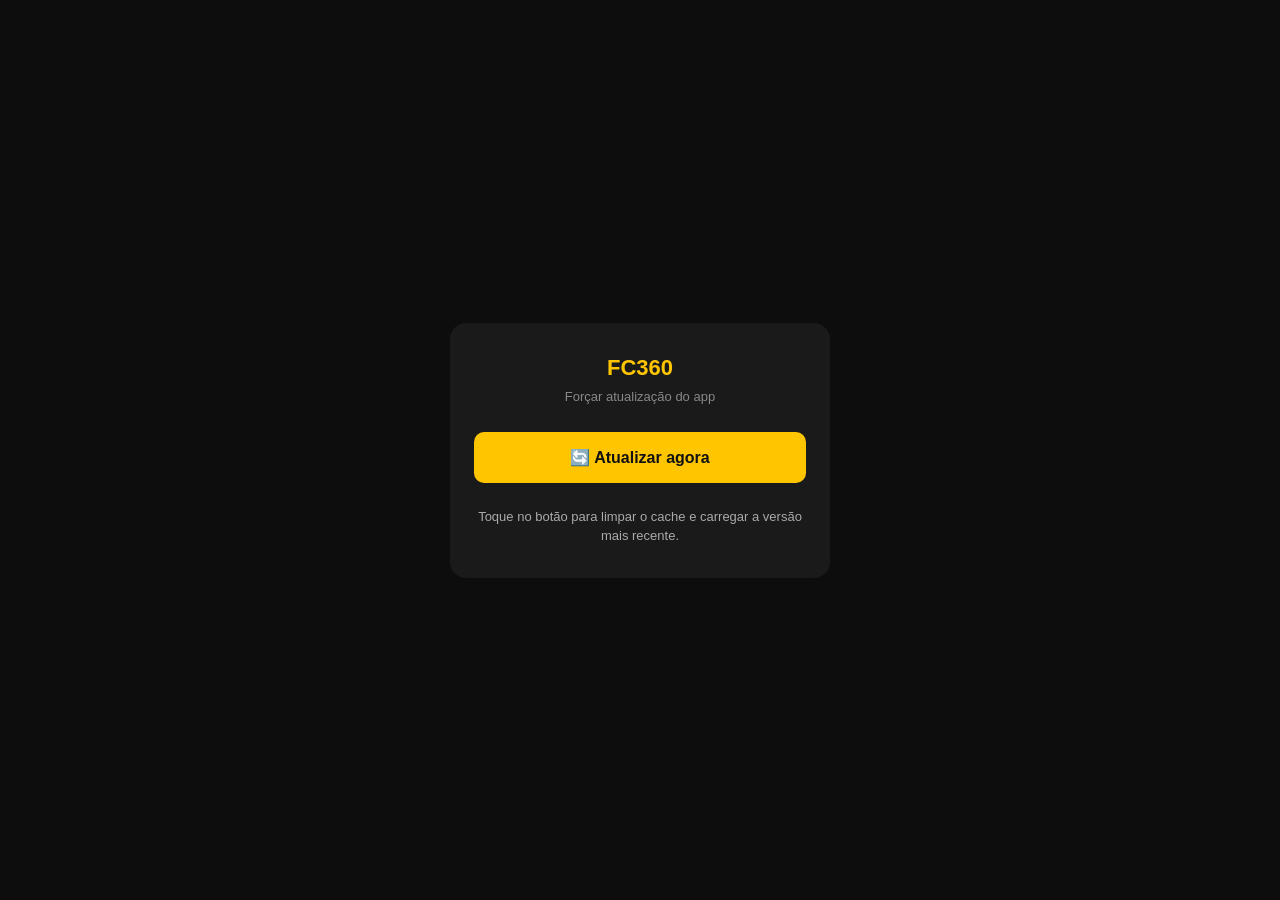
<file: update.html>
<!DOCTYPE html>
<html lang="pt-BR">
<head>
<meta charset="UTF-8">
<meta name="viewport" content="width=device-width,initial-scale=1">
<title>Atualizar FC360</title>
<style>
  *{box-sizing:border-box;margin:0;padding:0}
  body{font-family:Arial,sans-serif;background:#0d0d0d;color:#fff;display:flex;align-items:center;justify-content:center;min-height:100vh;padding:24px}
  .card{background:#1a1a1a;border-radius:16px;padding:32px 24px;max-width:380px;width:100%;text-align:center}
  .logo{font-size:22px;font-weight:800;color:#FFC600;margin-bottom:8px}
  .sub{font-size:13px;color:#888;margin-bottom:28px}
  button{width:100%;padding:16px;background:#FFC600;color:#111;border:none;border-radius:10px;font-size:16px;font-weight:700;cursor:pointer;margin-bottom:12px}
  button:disabled{background:#444;color:#888;cursor:not-allowed}
  .msg{font-size:13px;color:#aaa;margin-top:12px;line-height:1.5}
  .ok{color:#2d9e62;font-weight:700;font-size:15px;margin-top:16px}
</style>
</head>
<body>
<div class="card">
  <div class="logo">FC360</div>
  <div class="sub">Forçar atualização do app</div>
  <button id="btn" onclick="atualizar()">🔄 Atualizar agora</button>
  <div class="msg" id="msg">Toque no botão para limpar o cache e carregar a versão mais recente.</div>
</div>
<script>
function atualizar() {
  var btn = document.getElementById('btn');
  var msg = document.getElementById('msg');
  btn.disabled = true;
  btn.textContent = 'Limpando cache...';
  msg.textContent = 'Removendo service worker e caches antigos...';

  var etapas = [];

  if ('serviceWorker' in navigator) {
    etapas.push(
      navigator.serviceWorker.getRegistrations().then(function(regs) {
        return Promise.all(regs.map(function(r) { return r.unregister(); }));
      })
    );
  }

  if ('caches' in window) {
    etapas.push(
      caches.keys().then(function(keys) {
        return Promise.all(keys.map(function(k) { return caches.delete(k); }));
      })
    );
  }

  Promise.all(etapas).then(function() {
    msg.innerHTML = '<span class="ok">✓ Cache limpo!</span><br>Redirecionando para o app...';
    btn.textContent = 'Aguarde...';
    setTimeout(function() {
      window.location.href = './index.html?t=' + Date.now();
    }, 1500);
  }).catch(function(e) {
    msg.textContent = 'Erro: ' + e.message + '. Tente limpar o cache manualmente nas configurações do navegador.';
    btn.disabled = false;
    btn.textContent = '🔄 Tentar novamente';
  });
}
</script>
</body>
</html>
</file>
